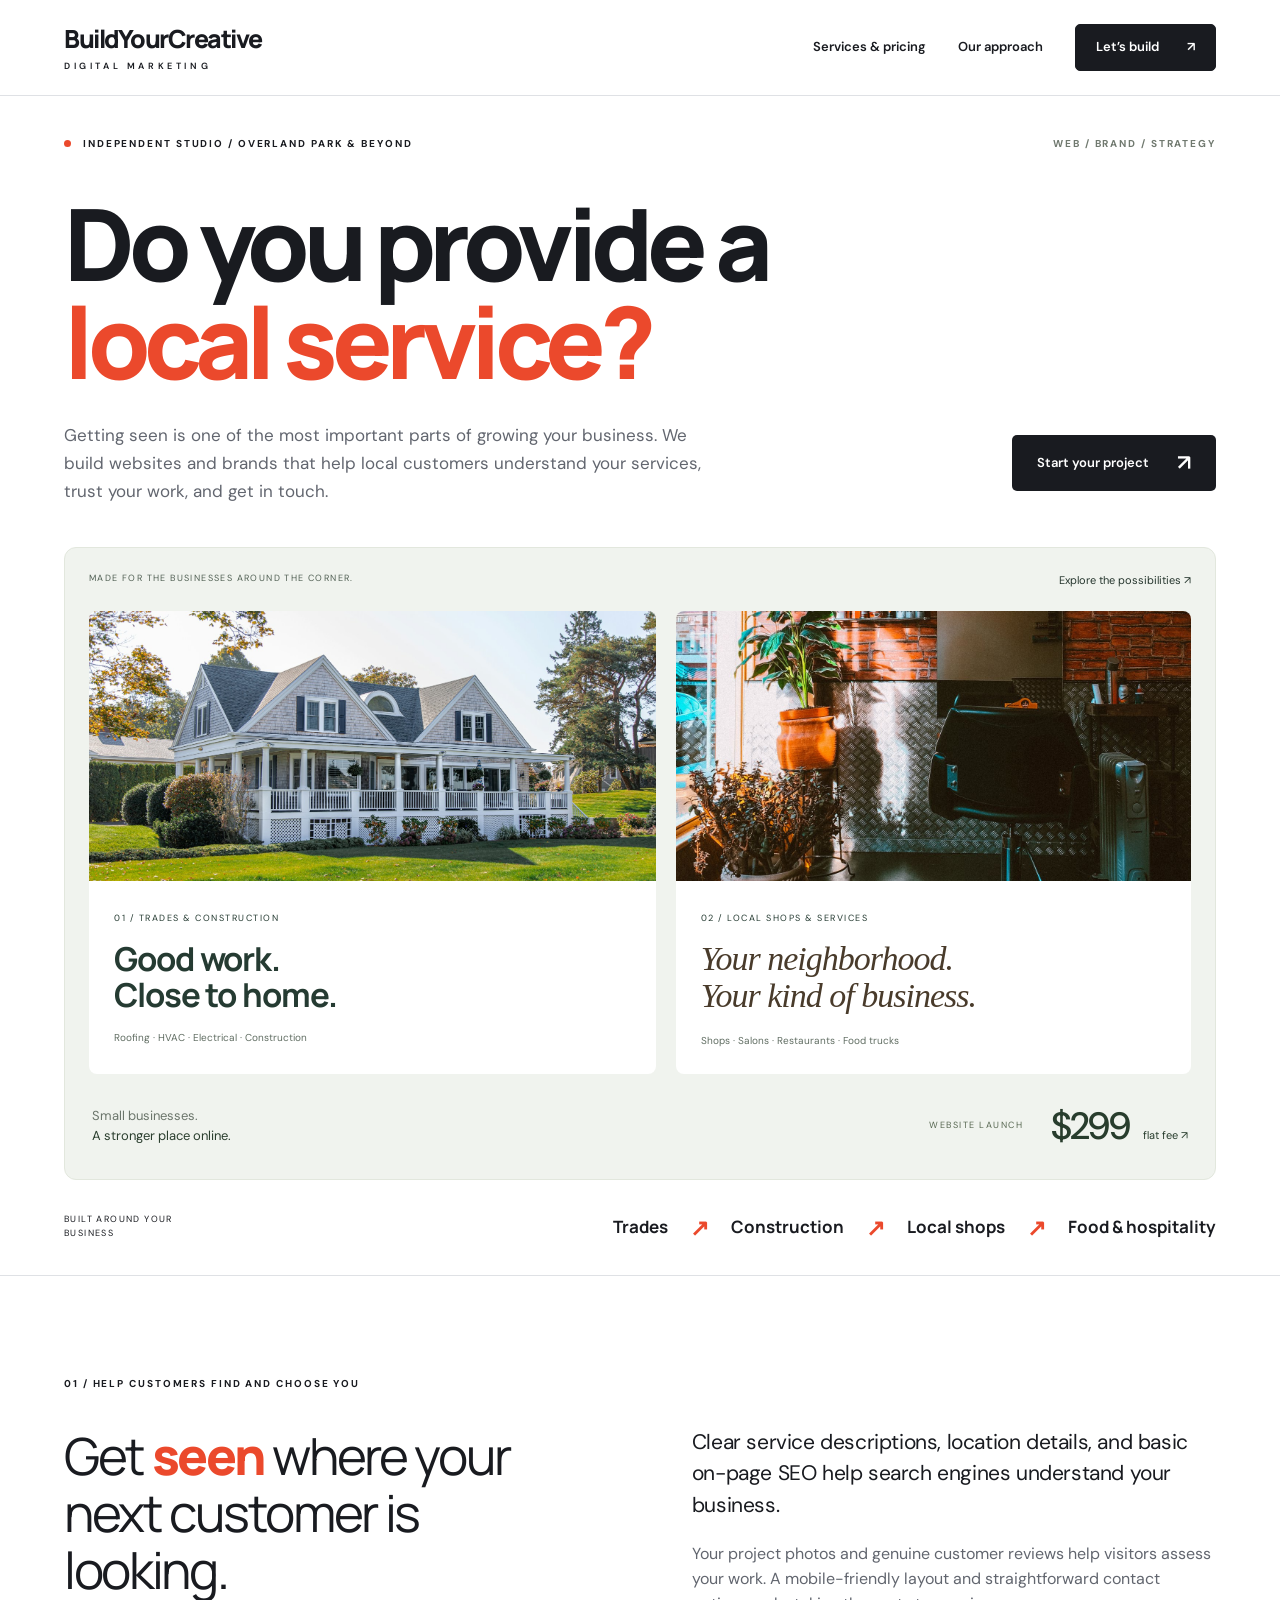
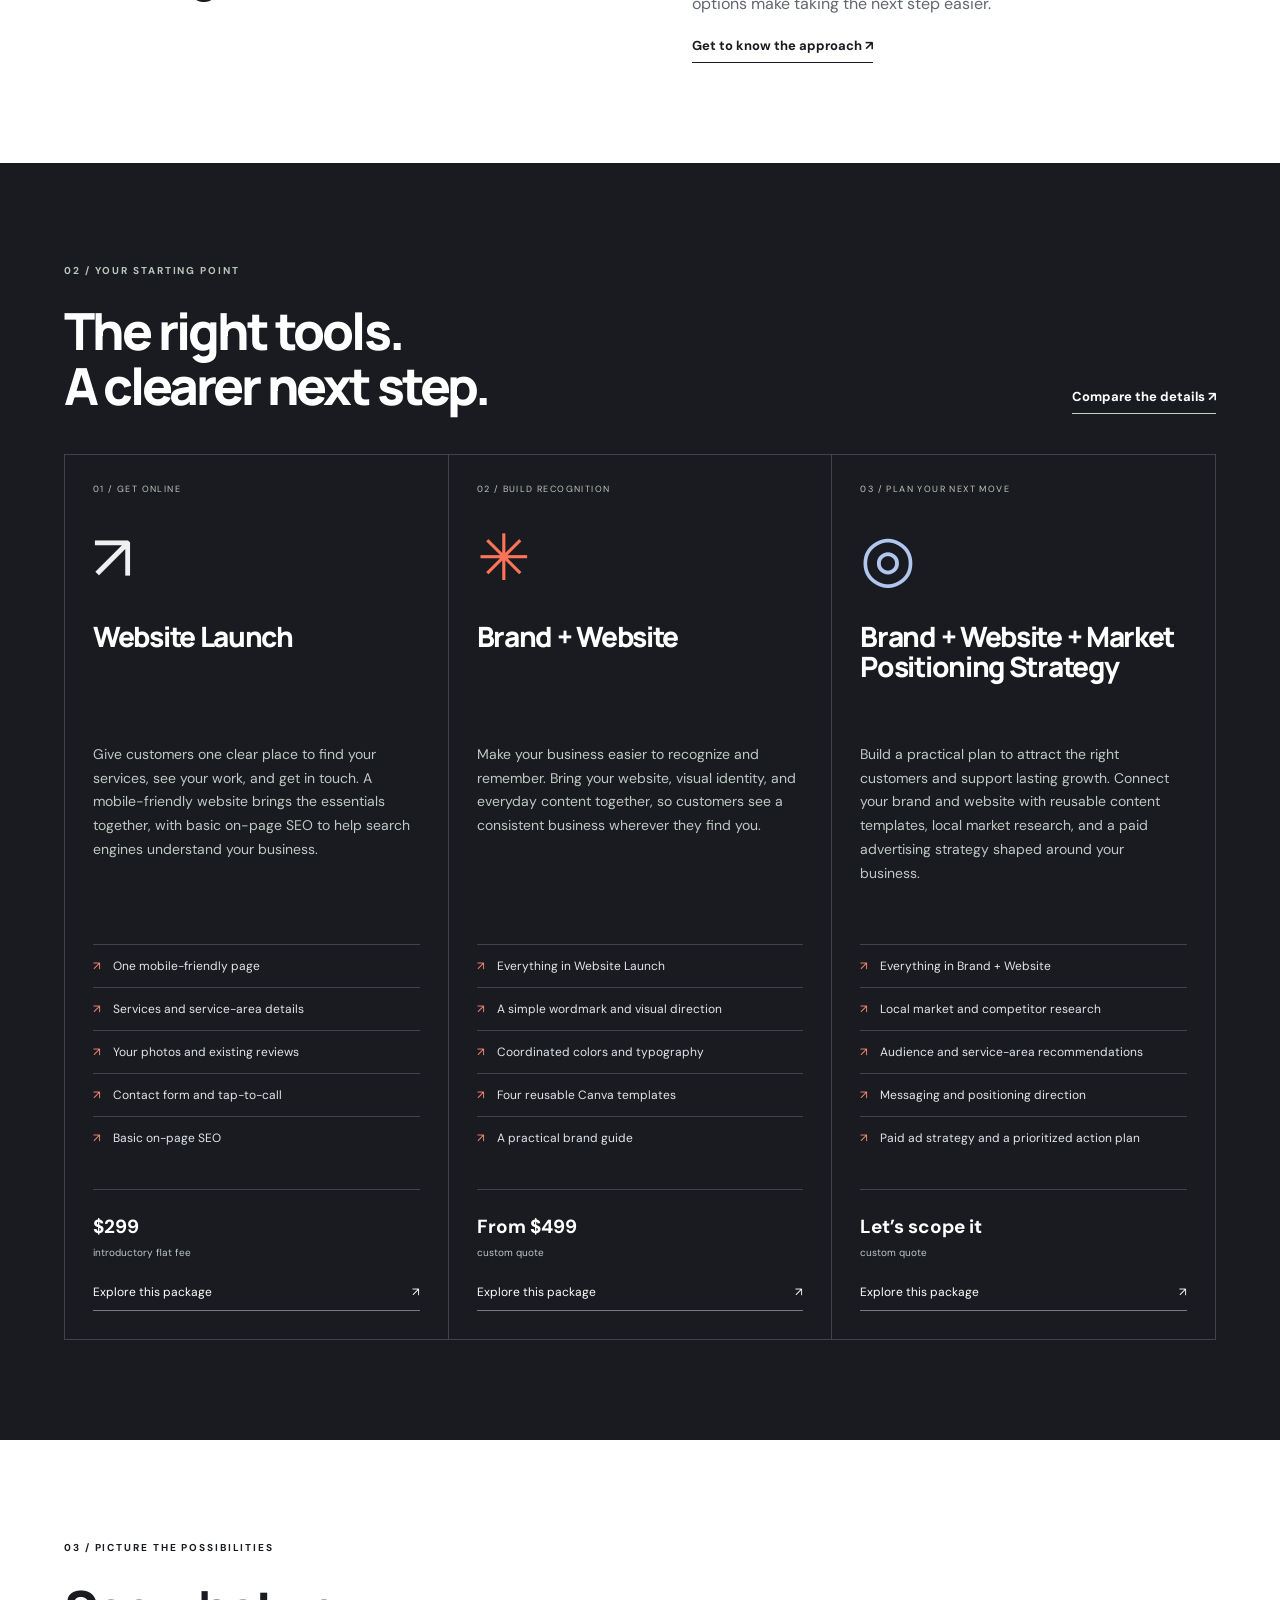
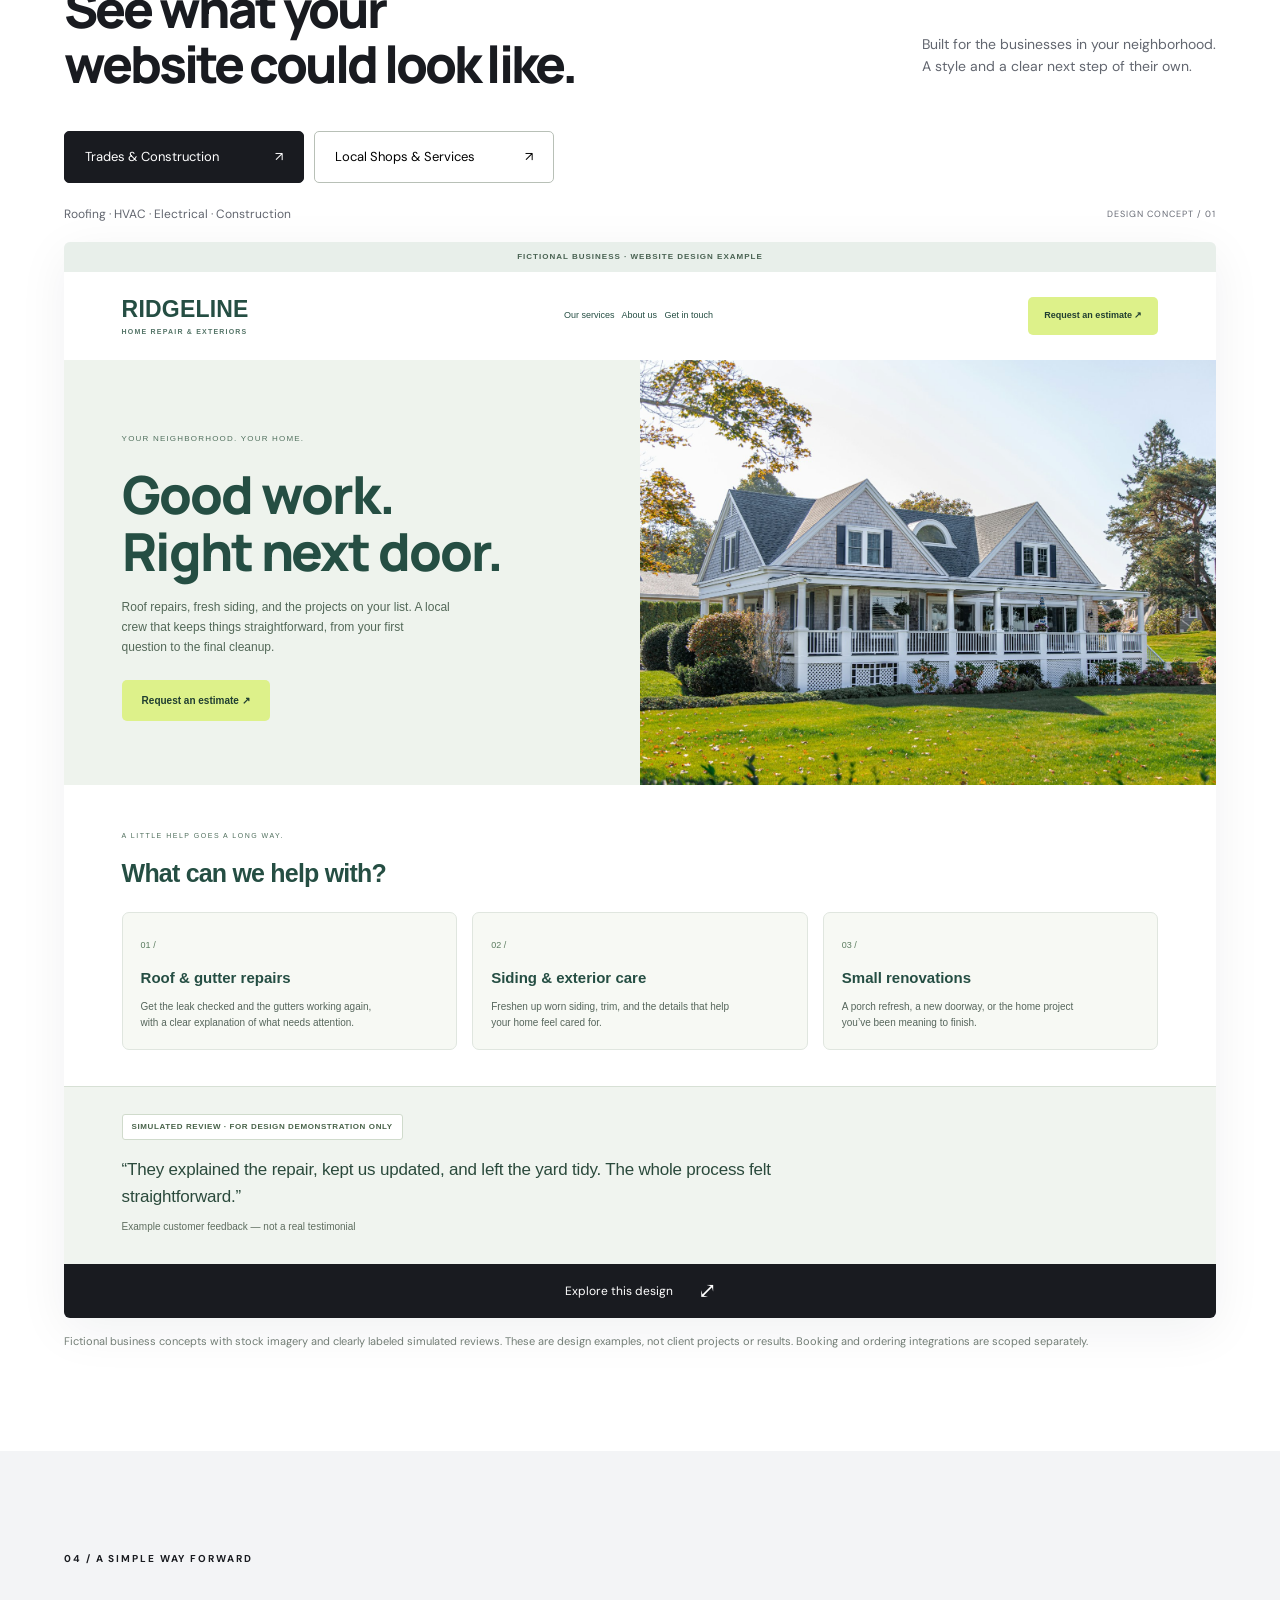
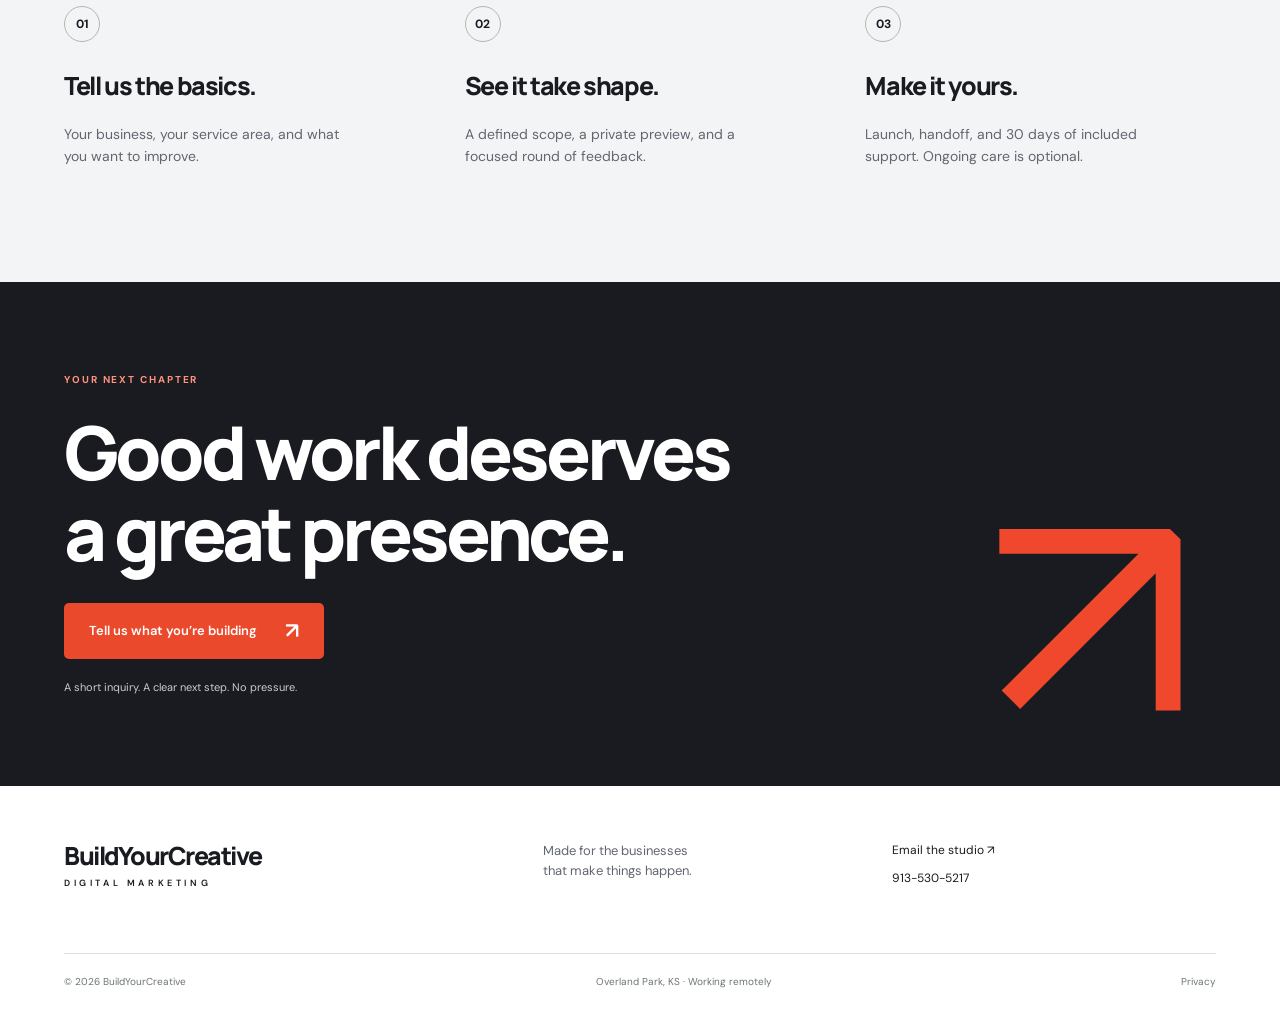
<file: index.html>
<!DOCTYPE html><html lang="en"><head><meta charset="UTF-8"><meta name="viewport" content="width=device-width,initial-scale=1"><title>BuildYourCreative | Digital Marketing</title><meta name="description" content="Websites, branding, and market positioning for local businesses. Website Launch is $299. Based in Overland Park, working remotely."><meta name="theme-color" content="#191b20"><meta property="og:title" content="BuildYourCreative | Digital Marketing"><meta property="og:description" content="Websites, branding, and market positioning for local businesses. Website Launch is $299. Based in Overland Park, working remotely."><meta property="og:type" content="website"><link rel="icon" href="favicon.svg"><link rel="stylesheet" href="site.css"></head><body><div id="root" data-page="/"><link rel="preload" as="image" href="neighborhood-home.jpg" fetchPriority="high"/><link rel="preload" as="image" href="neighborhood-barbershop.jpg"/><header class="nav"><a class="wordmark" href="index.html" aria-label="BuildYourCreative home">BuildYourCreative<span>DIGITAL MARKETING</span></a><button class="menu" aria-expanded="false" aria-label="Toggle navigation">Menu<!-- --> <span>☰</span></button><nav class=""><a href="pricing.html">Services &amp; pricing</a><a href="process.html">Our approach</a><a class="navcta" href="inquire.html">Let’s build <span>↗</span></a></nav></header><main><section class="hero"><div class="herotop"><span class="eyebrow"><i class="dot"></i> INDEPENDENT STUDIO / OVERLAND PARK &amp; BEYOND</span><span class="edition">WEB / BRAND / STRATEGY</span></div><h1>Do you provide a<br/><em>local service?</em></h1><div class="herobottom"><p>Getting seen is one of the most important parts of growing your business. We build websites and brands that help local customers understand your services, trust your work, and get in touch.</p><a class="button" href="inquire.html">Start your project <span>↗</span></a></div><div class="studio-showcase"><div class="showcase-label"><span>MADE FOR THE BUSINESSES AROUND THE CORNER.</span><a href="#examples">Explore the possibilities ↗</a></div><div class="showcase-pair"><a href="#examples" class="showcase-tile"><img src="neighborhood-home.jpg" alt="A welcoming home with a porch and front garden" fetchPriority="high"/><div><span>01 / TRADES &amp; CONSTRUCTION</span><strong>Good work.<br/>Close to home.</strong><small>Roofing · HVAC · Electrical · Construction</small></div></a><a href="#examples" class="showcase-tile"><img src="neighborhood-barbershop.jpg" alt="A neighborhood barbershop with natural light and warm brick walls"/><div><span>02 / LOCAL SHOPS &amp; SERVICES</span><strong>Your neighborhood.<br/>Your kind of business.</strong><small>Shops · Salons · Restaurants · Food trucks</small></div></a></div><div class="showcase-bottom"><p>Small businesses.<br/><strong>A stronger place online.</strong></p><a href="pricing.html#launch"><span>WEBSITE LAUNCH</span><strong>$299 <small>flat fee ↗</small></strong></a></div></div></section><div class="industrystrip"><span>BUILT AROUND YOUR BUSINESS</span><p>Trades <b>↗</b> Construction <b>↗</b> Local shops <b>↗</b> Food &amp; hospitality</p></div><section class="intro section"><span class="eyebrow">01 / HELP CUSTOMERS FIND AND CHOOSE YOU</span><div class="split"><h2 class="seen-heading">Get <strong>seen</strong> where your next customer is looking.</h2><div><p class="lead">Clear service descriptions, location details, and basic on-page SEO help search engines understand your business.</p><p>Your project photos and genuine customer reviews help visitors assess your work. A mobile-friendly layout and straightforward contact options make taking the next step easier.</p><a class="textlink" href="process.html">Get to know the approach ↗</a></div></div></section><section class="services section"><div class="sectionhead"><div><span class="eyebrow">02 / YOUR STARTING POINT</span><h2>The right tools.<br/>A clearer next step.</h2></div><a class="textlink" href="pricing.html">Compare the details ↗</a></div><div class="servicegrid"><article class="servicecard"><span>01<!-- --> / <!-- -->GET ONLINE</span><div class="serviceicon" aria-hidden="true">↗</div><h3>Website Launch</h3><p class="offer-intro">Give customers one clear place to find your services, see your work, and get in touch. A mobile-friendly website brings the essentials together, with basic on-page SEO to help search engines understand your business.</p><ul class="offer-inclusions"><li>One mobile-friendly page</li><li>Services and service-area details</li><li>Your photos and existing reviews</li><li>Contact form and tap-to-call</li><li>Basic on-page SEO</li></ul><div class="offer-bottom"><strong>$299<small>introductory flat fee</small></strong><a href="pricing.html#launch">Explore this package <span>↗</span></a></div></article><article class="servicecard"><span>02<!-- --> / <!-- -->BUILD RECOGNITION</span><div class="serviceicon" aria-hidden="true">✳</div><h3>Brand + Website</h3><p class="offer-intro">Make your business easier to recognize and remember. Bring your website, visual identity, and everyday content together, so customers see a consistent business wherever they find you.</p><ul class="offer-inclusions"><li>Everything in Website Launch</li><li>A simple wordmark and visual direction</li><li>Coordinated colors and typography</li><li>Four reusable Canva templates</li><li>A practical brand guide</li></ul><div class="offer-bottom"><strong>From $499<small>custom quote</small></strong><a href="pricing.html#brand">Explore this package <span>↗</span></a></div></article><article class="servicecard"><span>03<!-- --> / <!-- -->PLAN YOUR NEXT MOVE</span><div class="serviceicon" aria-hidden="true">◎</div><h3>Brand + Website + Market Positioning Strategy</h3><p class="offer-intro">Build a practical plan to attract the right customers and support lasting growth. Connect your brand and website with reusable content templates, local market research, and a paid advertising strategy shaped around your business.</p><ul class="offer-inclusions"><li>Everything in Brand + Website</li><li>Local market and competitor research</li><li>Audience and service-area recommendations</li><li>Messaging and positioning direction</li><li>Paid ad strategy and a prioritized action plan</li></ul><div class="offer-bottom"><strong>Let’s scope it<small>custom quote</small></strong><a href="pricing.html#strategy">Explore this package <span>↗</span></a></div></article></div></section><section class="work section" id="examples"><div class="sectionhead"><div><span class="eyebrow">03 / PICTURE THE POSSIBILITIES</span><h2>See what your<br/>website could look like.</h2></div><p>Built for the businesses in your neighborhood.<br/>A style and a clear next step of their own.</p></div><div class="tabs" aria-label="Example categories"><button aria-pressed="true">Trades &amp; Construction<span>↗</span></button><button aria-pressed="false">Local Shops &amp; Services<span>↗</span></button></div><div class="example-meta"><p>Roofing · HVAC · Electrical · Construction</p><span>DESIGN CONCEPT / 0<!-- -->1</span></div><div class="preview-trigger"><div class="concept contractor"><div class="concept-context">FICTIONAL BUSINESS · WEBSITE DESIGN EXAMPLE</div><div class="conceptnav"><strong>RIDGELINE<small>HOME REPAIR &amp; EXTERIORS</small></strong><span>Our services   About us   Get in touch</span><b>Request an estimate<!-- --> ↗</b></div><div class="concephero"><img src="neighborhood-home.jpg" alt="Welcoming family home with a front porch and a green lawn" loading="lazy"/><div class="conceptcopy"><span>YOUR NEIGHBORHOOD. YOUR HOME.</span><h3>Good work.
Right next door.</h3><p>Roof repairs, fresh siding, and the projects on your list. A local crew that keeps things straightforward, from your first question to the final cleanup.</p><span class="conceptcta">Request an estimate<!-- --> ↗</span></div></div><div class="conceptdetails"><span>A LITTLE HELP GOES A LONG WAY.</span><h4>What can we help with?</h4><div class="conceptservices"><div><span>0<!-- -->1<!-- --> /</span><h5>Roof &amp; gutter repairs</h5><p>Get the leak checked and the gutters working again, with a clear explanation of what needs attention.</p></div><div><span>0<!-- -->2<!-- --> /</span><h5>Siding &amp; exterior care</h5><p>Freshen up worn siding, trim, and the details that help your home feel cared for.</p></div><div><span>0<!-- -->3<!-- --> /</span><h5>Small renovations</h5><p>A porch refresh, a new doorway, or the home project you’ve been meaning to finish.</p></div></div></div><div class="concept-review"><span>SIMULATED REVIEW · FOR DESIGN DEMONSTRATION ONLY</span><blockquote>“<!-- -->They explained the repair, kept us updated, and left the yard tidy. The whole process felt straightforward.<!-- -->”</blockquote><p>Example customer feedback — not a real testimonial</p></div></div><button class="preview-open" aria-label="Enlarge Trades &amp; Construction website concept"><span class="expand-label">Explore this design <b>⤢</b></span></button></div><p class="caption">Fictional business concepts with stock imagery and clearly labeled simulated reviews. These are design examples, not client projects or results. Booking and ordering integrations are scoped separately.</p><dialog class="concept-dialog" aria-label="Trades &amp; Construction design preview"><div class="dialog-toolbar"><span>DESIGN CONCEPT · <!-- -->Trades &amp; Construction</span><button autofocus="" aria-label="Close design preview">Close ×</button></div><div class="concept contractor"><div class="concept-context">FICTIONAL BUSINESS · WEBSITE DESIGN EXAMPLE</div><div class="conceptnav"><strong>RIDGELINE<small>HOME REPAIR &amp; EXTERIORS</small></strong><span>Our services   About us   Get in touch</span><b>Request an estimate<!-- --> ↗</b></div><div class="concephero"><img src="neighborhood-home.jpg" alt="Welcoming family home with a front porch and a green lawn" loading="lazy"/><div class="conceptcopy"><span>YOUR NEIGHBORHOOD. YOUR HOME.</span><h3>Good work.
Right next door.</h3><p>Roof repairs, fresh siding, and the projects on your list. A local crew that keeps things straightforward, from your first question to the final cleanup.</p><span class="conceptcta">Request an estimate<!-- --> ↗</span></div></div><div class="conceptdetails"><span>A LITTLE HELP GOES A LONG WAY.</span><h4>What can we help with?</h4><div class="conceptservices"><div><span>0<!-- -->1<!-- --> /</span><h5>Roof &amp; gutter repairs</h5><p>Get the leak checked and the gutters working again, with a clear explanation of what needs attention.</p></div><div><span>0<!-- -->2<!-- --> /</span><h5>Siding &amp; exterior care</h5><p>Freshen up worn siding, trim, and the details that help your home feel cared for.</p></div><div><span>0<!-- -->3<!-- --> /</span><h5>Small renovations</h5><p>A porch refresh, a new doorway, or the home project you’ve been meaning to finish.</p></div></div></div><div class="concept-review"><span>SIMULATED REVIEW · FOR DESIGN DEMONSTRATION ONLY</span><blockquote>“<!-- -->They explained the repair, kept us updated, and left the yard tidy. The whole process felt straightforward.<!-- -->”</blockquote><p>Example customer feedback — not a real testimonial</p></div><div class="conceptend"><h4>Got a project in mind?</h4><p>Show your services, the areas you cover, and the work you’re proud of. Make it easy for a neighbor to get in touch.</p><a href="inquire.html">Ask about a website like this ↗</a></div></div></dialog></section><section class="processstrip section"><span class="eyebrow">04 / A SIMPLE WAY FORWARD</span><div class="steps"><div><b>01</b><h3>Tell us the basics.</h3><p>Your business, your service area, and what you want to improve.</p></div><div><b>02</b><h3>See it take shape.</h3><p>A defined scope, a private preview, and a focused round of feedback.</p></div><div><b>03</b><h3>Make it yours.</h3><p>Launch, handoff, and 30 days of included support. Ongoing care is optional.</p></div></div></section><section class="closing"><span class="eyebrow">YOUR NEXT CHAPTER</span><h2>Good work deserves<br/>a great presence.</h2><a class="button white" href="inquire.html">Tell us what you’re building <span>↗</span></a><p>A short inquiry. A clear next step. No pressure.</p></section></main><footer><a class="wordmark" href="index.html">BuildYourCreative<span>DIGITAL MARKETING</span></a><p>Made for the businesses<br/>that make things happen.</p><div><a href="mailto:stevenmarketingfreelance@gmail.com">Email the studio ↗</a><a href="tel:+19135305217">913-530-5217</a></div><div class="footbottom"><span>© <!-- -->2026<!-- --> BuildYourCreative</span><span>Overland Park, KS · Working remotely</span><a href="privacy.html">Privacy</a></div></footer></div><script defer src="site.js"></script><template id="concept-0"><div class="example-meta"><p>Roofing · HVAC · Electrical · Construction</p><span>DESIGN CONCEPT / 0<!-- -->1</span></div><div class="preview-trigger"><div class="concept contractor"><div class="concept-context">FICTIONAL BUSINESS · WEBSITE DESIGN EXAMPLE</div><div class="conceptnav"><strong>RIDGELINE<small>HOME REPAIR &amp; EXTERIORS</small></strong><span>Our services   About us   Get in touch</span><b>Request an estimate<!-- --> ↗</b></div><div class="concephero"><img src="neighborhood-home.jpg" alt="Welcoming family home with a front porch and a green lawn" loading="lazy"/><div class="conceptcopy"><span>YOUR NEIGHBORHOOD. YOUR HOME.</span><h3>Good work.
Right next door.</h3><p>Roof repairs, fresh siding, and the projects on your list. A local crew that keeps things straightforward, from your first question to the final cleanup.</p><span class="conceptcta">Request an estimate<!-- --> ↗</span></div></div><div class="conceptdetails"><span>A LITTLE HELP GOES A LONG WAY.</span><h4>What can we help with?</h4><div class="conceptservices"><div><span>0<!-- -->1<!-- --> /</span><h5>Roof &amp; gutter repairs</h5><p>Get the leak checked and the gutters working again, with a clear explanation of what needs attention.</p></div><div><span>0<!-- -->2<!-- --> /</span><h5>Siding &amp; exterior care</h5><p>Freshen up worn siding, trim, and the details that help your home feel cared for.</p></div><div><span>0<!-- -->3<!-- --> /</span><h5>Small renovations</h5><p>A porch refresh, a new doorway, or the home project you’ve been meaning to finish.</p></div></div></div><div class="concept-review"><span>SIMULATED REVIEW · FOR DESIGN DEMONSTRATION ONLY</span><blockquote>“<!-- -->They explained the repair, kept us updated, and left the yard tidy. The whole process felt straightforward.<!-- -->”</blockquote><p>Example customer feedback — not a real testimonial</p></div></div><button class="preview-open" aria-label="Enlarge Trades &amp; Construction website concept"><span class="expand-label">Explore this design <b>⤢</b></span></button></div><dialog class="concept-dialog" aria-label="Trades &amp; Construction design preview"><div class="dialog-toolbar"><span>DESIGN CONCEPT · <!-- -->Trades &amp; Construction</span><button autofocus="" aria-label="Close design preview">Close ×</button></div><div class="concept contractor"><div class="concept-context">FICTIONAL BUSINESS · WEBSITE DESIGN EXAMPLE</div><div class="conceptnav"><strong>RIDGELINE<small>HOME REPAIR &amp; EXTERIORS</small></strong><span>Our services   About us   Get in touch</span><b>Request an estimate<!-- --> ↗</b></div><div class="concephero"><img src="neighborhood-home.jpg" alt="Welcoming family home with a front porch and a green lawn" loading="lazy"/><div class="conceptcopy"><span>YOUR NEIGHBORHOOD. YOUR HOME.</span><h3>Good work.
Right next door.</h3><p>Roof repairs, fresh siding, and the projects on your list. A local crew that keeps things straightforward, from your first question to the final cleanup.</p><span class="conceptcta">Request an estimate<!-- --> ↗</span></div></div><div class="conceptdetails"><span>A LITTLE HELP GOES A LONG WAY.</span><h4>What can we help with?</h4><div class="conceptservices"><div><span>0<!-- -->1<!-- --> /</span><h5>Roof &amp; gutter repairs</h5><p>Get the leak checked and the gutters working again, with a clear explanation of what needs attention.</p></div><div><span>0<!-- -->2<!-- --> /</span><h5>Siding &amp; exterior care</h5><p>Freshen up worn siding, trim, and the details that help your home feel cared for.</p></div><div><span>0<!-- -->3<!-- --> /</span><h5>Small renovations</h5><p>A porch refresh, a new doorway, or the home project you’ve been meaning to finish.</p></div></div></div><div class="concept-review"><span>SIMULATED REVIEW · FOR DESIGN DEMONSTRATION ONLY</span><blockquote>“<!-- -->They explained the repair, kept us updated, and left the yard tidy. The whole process felt straightforward.<!-- -->”</blockquote><p>Example customer feedback — not a real testimonial</p></div><div class="conceptend"><h4>Got a project in mind?</h4><p>Show your services, the areas you cover, and the work you’re proud of. Make it easy for a neighbor to get in touch.</p><a href="inquire.html">Ask about a website like this ↗</a></div></div></dialog></template><template id="concept-1"><div class="example-meta"><p>Barbershops · Salons · Hair &amp; Nails · Restaurants · Food Trucks</p><span>DESIGN CONCEPT / 0<!-- -->2</span></div><div class="preview-trigger"><div class="concept barber"><div class="concept-context">FICTIONAL BUSINESS · WEBSITE DESIGN EXAMPLE</div><div class="conceptnav"><strong>FORM &amp; FIELD<small>YOUR NEIGHBORHOOD BARBERSHOP</small></strong><span>Our services   About us   Get in touch</span><b>Book an appointment<!-- --> ↗</b></div><div class="concephero"><img src="neighborhood-barbershop.jpg" alt="Cozy barbershop chair beside a sunny window, brick wall, and houseplants" loading="lazy"/><div class="conceptcopy"><span>COME IN. MAKE YOURSELF AT HOME.</span><h3>A fresh cut.
A familiar place.</h3><p>Everyday cuts, careful details, and a chair with your name on it. A friendly little shop for your next refresh.</p><span class="conceptcta">Book an appointment<!-- --> ↗</span></div></div><div class="conceptdetails"><span>GOOD HAIR DAYS START HERE.</span><h4>Your next refresh, made simple.</h4><div class="conceptservices"><div><span>0<!-- -->1<!-- --> /</span><h5>Haircuts</h5><p>A fresh cut that works with your hair and your everyday routine.</p></div><div><span>0<!-- -->2<!-- --> /</span><h5>Beard trims</h5><p>A tidy shape, clean edges, and attention to the small details.</p></div><div><span>0<!-- -->3<!-- --> /</span><h5>Cut &amp; finish</h5><p>Time for a complete refresh? Settle in and leave feeling like yourself.</p></div></div></div><div class="concept-review"><span>SIMULATED REVIEW · FOR DESIGN DEMONSTRATION ONLY</span><blockquote>“<!-- -->Easy to book, a relaxed atmosphere, and a cut that feels like me. Exactly what I was looking for.<!-- -->”</blockquote><p>Example customer feedback — not a real testimonial</p></div></div><button class="preview-open" aria-label="Enlarge Local Shops &amp; Services website concept"><span class="expand-label">Explore this design <b>⤢</b></span></button></div><dialog class="concept-dialog" aria-label="Local Shops &amp; Services design preview"><div class="dialog-toolbar"><span>DESIGN CONCEPT · <!-- -->Local Shops &amp; Services</span><button autofocus="" aria-label="Close design preview">Close ×</button></div><div class="concept barber"><div class="concept-context">FICTIONAL BUSINESS · WEBSITE DESIGN EXAMPLE</div><div class="conceptnav"><strong>FORM &amp; FIELD<small>YOUR NEIGHBORHOOD BARBERSHOP</small></strong><span>Our services   About us   Get in touch</span><b>Book an appointment<!-- --> ↗</b></div><div class="concephero"><img src="neighborhood-barbershop.jpg" alt="Cozy barbershop chair beside a sunny window, brick wall, and houseplants" loading="lazy"/><div class="conceptcopy"><span>COME IN. MAKE YOURSELF AT HOME.</span><h3>A fresh cut.
A familiar place.</h3><p>Everyday cuts, careful details, and a chair with your name on it. A friendly little shop for your next refresh.</p><span class="conceptcta">Book an appointment<!-- --> ↗</span></div></div><div class="conceptdetails"><span>GOOD HAIR DAYS START HERE.</span><h4>Your next refresh, made simple.</h4><div class="conceptservices"><div><span>0<!-- -->1<!-- --> /</span><h5>Haircuts</h5><p>A fresh cut that works with your hair and your everyday routine.</p></div><div><span>0<!-- -->2<!-- --> /</span><h5>Beard trims</h5><p>A tidy shape, clean edges, and attention to the small details.</p></div><div><span>0<!-- -->3<!-- --> /</span><h5>Cut &amp; finish</h5><p>Time for a complete refresh? Settle in and leave feeling like yourself.</p></div></div></div><div class="concept-review"><span>SIMULATED REVIEW · FOR DESIGN DEMONSTRATION ONLY</span><blockquote>“<!-- -->Easy to book, a relaxed atmosphere, and a cut that feels like me. Exactly what I was looking for.<!-- -->”</blockquote><p>Example customer feedback — not a real testimonial</p></div><div class="conceptend"><h4>There’s a chair waiting for you.</h4><p>Bring your services, hours, location, and existing booking link together in one welcoming place.</p><a href="inquire.html">Ask about a website like this ↗</a></div></div></dialog></template></body></html>
</file>
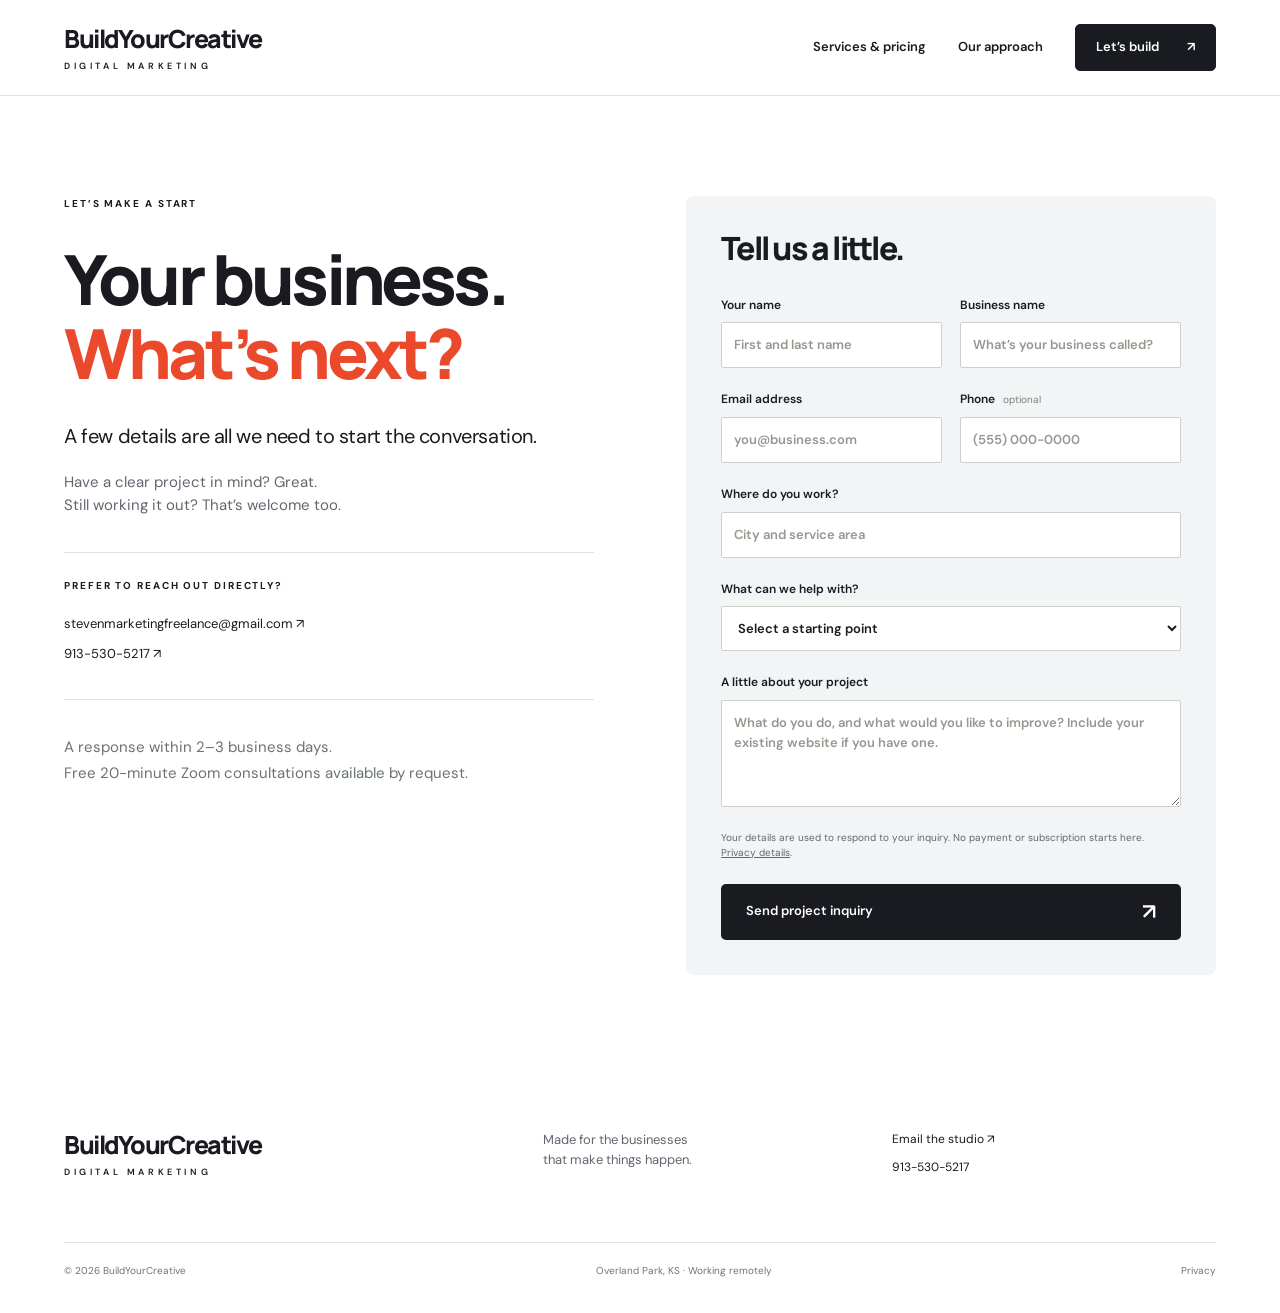
<file: inquire.html>
<!DOCTYPE html><html lang="en"><head><meta charset="UTF-8"><meta name="viewport" content="width=device-width,initial-scale=1"><title>Start Your Project | BuildYourCreative</title><meta name="description" content="Tell us about your business and the website, brand, or strategy you need. Free 20-minute consultations available by request."><meta name="theme-color" content="#191b20"><meta property="og:title" content="Start Your Project | BuildYourCreative"><meta property="og:description" content="Tell us about your business and the website, brand, or strategy you need. Free 20-minute consultations available by request."><meta property="og:type" content="website"><link rel="icon" href="favicon.svg"><link rel="stylesheet" href="site.css"></head><body><div id="root" data-page="/inquire/"><header class="nav"><a class="wordmark" href="index.html" aria-label="BuildYourCreative home">BuildYourCreative<span>DIGITAL MARKETING</span></a><button class="menu" aria-expanded="false" aria-label="Toggle navigation">Menu<!-- --> <span>☰</span></button><nav class=""><a href="pricing.html">Services &amp; pricing</a><a href="process.html">Our approach</a><a class="navcta" href="inquire.html">Let’s build <span>↗</span></a></nav></header><main class="inquirymain section"><div class="inquireintro"><span class="eyebrow">LET’S MAKE A START</span><h1>Your business.<br/><em>What’s next?</em></h1><p class="lead">A few details are all we need to start the conversation.</p><p>Have a clear project in mind? Great.<br/>Still working it out? That’s welcome too.</p><div class="contactbox"><span class="eyebrow">PREFER TO REACH OUT DIRECTLY?</span><a href="mailto:stevenmarketingfreelance@gmail.com">stevenmarketingfreelance@gmail.com ↗</a><a href="tel:+19135305217">913-530-5217 ↗</a></div><p class="fine">A response within 2–3 business days.<br/>Free 20-minute Zoom consultations available by request.</p></div><div class="formpanel"><h2>Tell us a little.</h2><form name="project-inquiry" action="thank-you.html" method="POST"><input type="hidden" name="form-name" value="project-inquiry"/><div class="formgrid"><label>Your name<input required="" maxLength="100" autoComplete="name" placeholder="First and last name" name="name"/></label><label>Business name<input required="" maxLength="160" autoComplete="organization" placeholder="What’s your business called?" name="business"/></label><label>Email address<input type="email" required="" maxLength="200" autoComplete="email" placeholder="you@business.com" name="email"/></label><label>Phone <small>optional</small><input type="tel" maxLength="40" autoComplete="tel" placeholder="(555) 000-0000" name="phone"/></label><label class="wide">Where do you work?<input required="" maxLength="200" placeholder="City and service area" name="area"/></label><label class="wide">What can we help with?<select name="service" required=""><option value="" disabled="" selected="">Select a starting point</option><option>Website Launch — $299</option><option>Brand + Website — from $499</option><option>Brand + Website + Market Positioning Strategy</option><option>Free 20-minute consultation</option><option>Something else / not sure yet</option></select></label><label class="wide">A little about your project<textarea name="message" required="" maxLength="3000" rows="4" placeholder="What do you do, and what would you like to improve? Include your existing website if you have one."></textarea></label></div><label class="honey" aria-hidden="true">Leave empty<input tabindex="-1" autoComplete="off" name="companyUrl"/></label><p class="formnote">Your details are used to respond to your inquiry. No payment or subscription starts here. <a href="privacy.html">Privacy details</a>.</p><button class="button" type="submit">Send project inquiry<!-- --> <span>↗</span></button></form></div></main><footer><a class="wordmark" href="index.html">BuildYourCreative<span>DIGITAL MARKETING</span></a><p>Made for the businesses<br/>that make things happen.</p><div><a href="mailto:stevenmarketingfreelance@gmail.com">Email the studio ↗</a><a href="tel:+19135305217">913-530-5217</a></div><div class="footbottom"><span>© <!-- -->2026<!-- --> BuildYourCreative</span><span>Overland Park, KS · Working remotely</span><a href="privacy.html">Privacy</a></div></footer></div><form name="project-inquiry" method="POST" data-netlify="true" netlify-honeypot="companyUrl" action="thank-you.html" hidden><input type="hidden" name="form-name" value="project-inquiry"><input name="name"><input name="business"><input name="email"><input name="phone"><input name="area"><input name="service"><textarea name="message"></textarea><input name="companyUrl"></form><script defer src="site.js"></script></body></html>
</file>
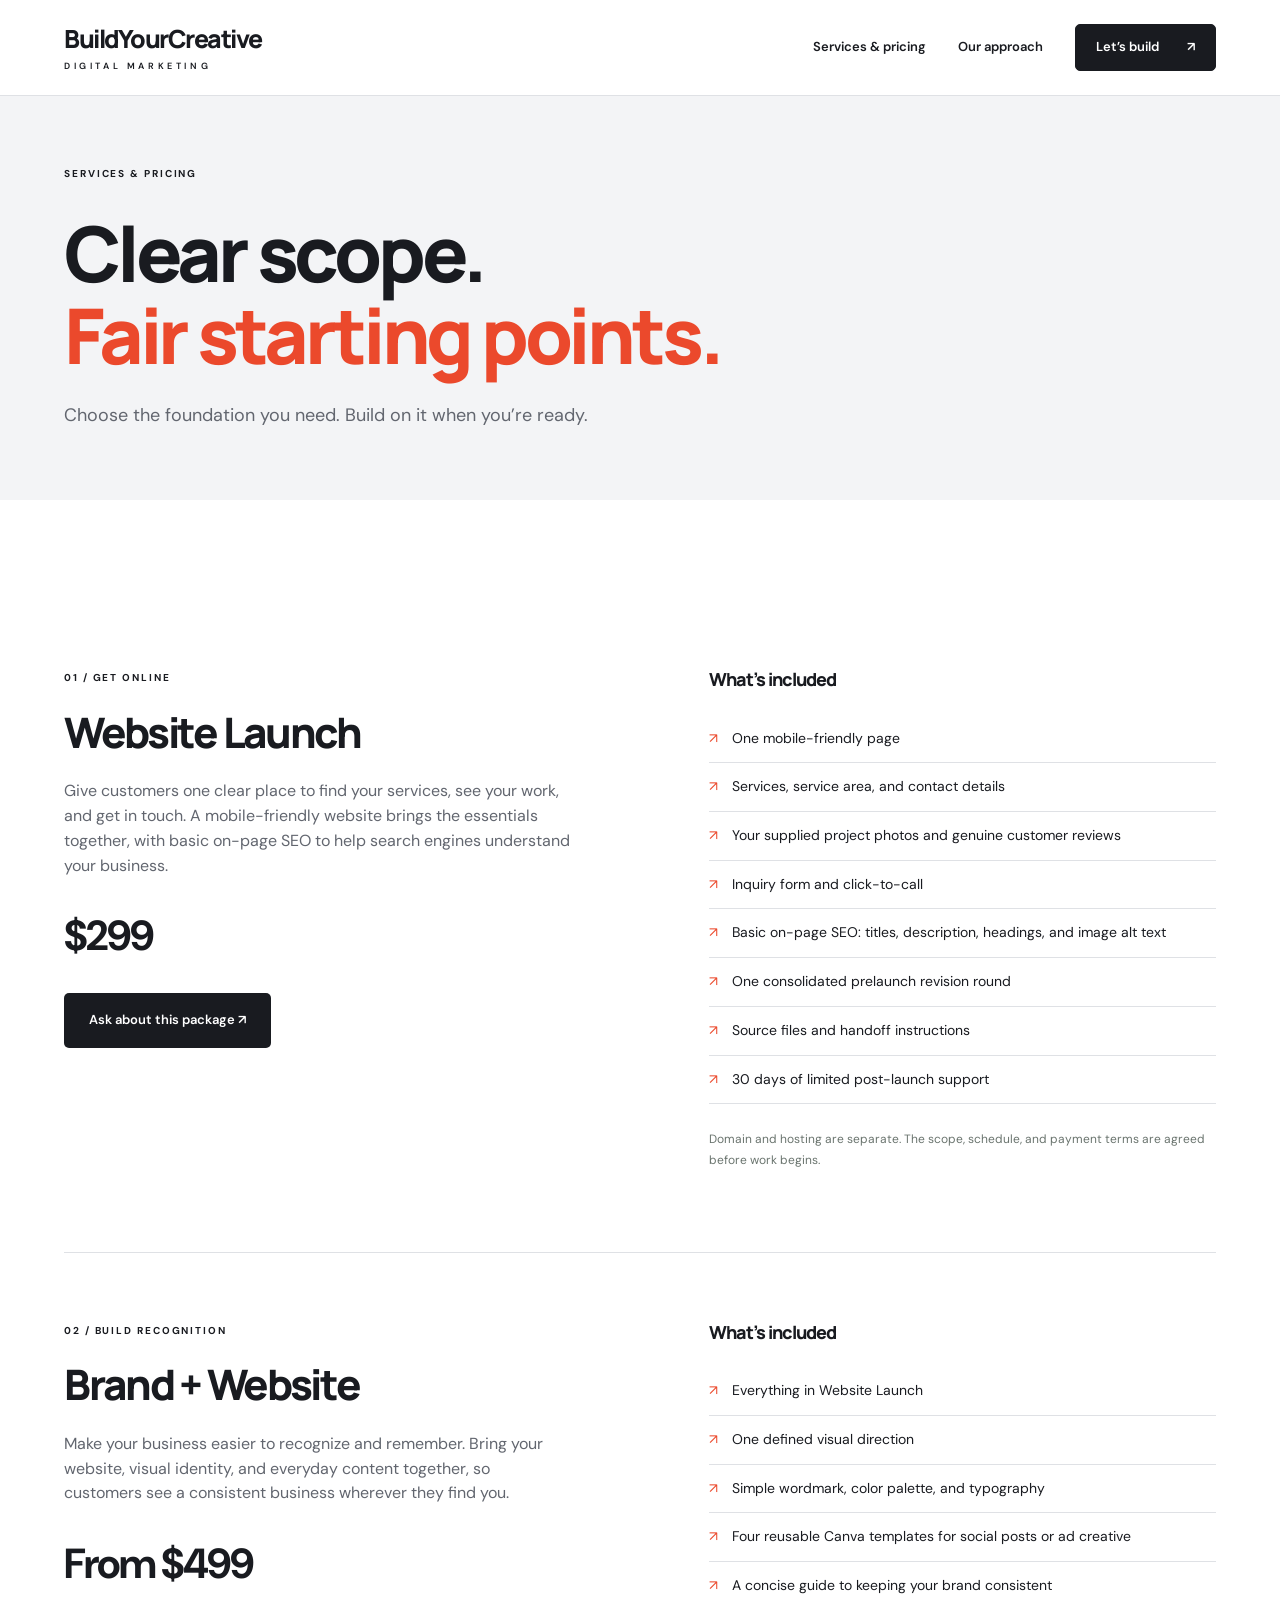
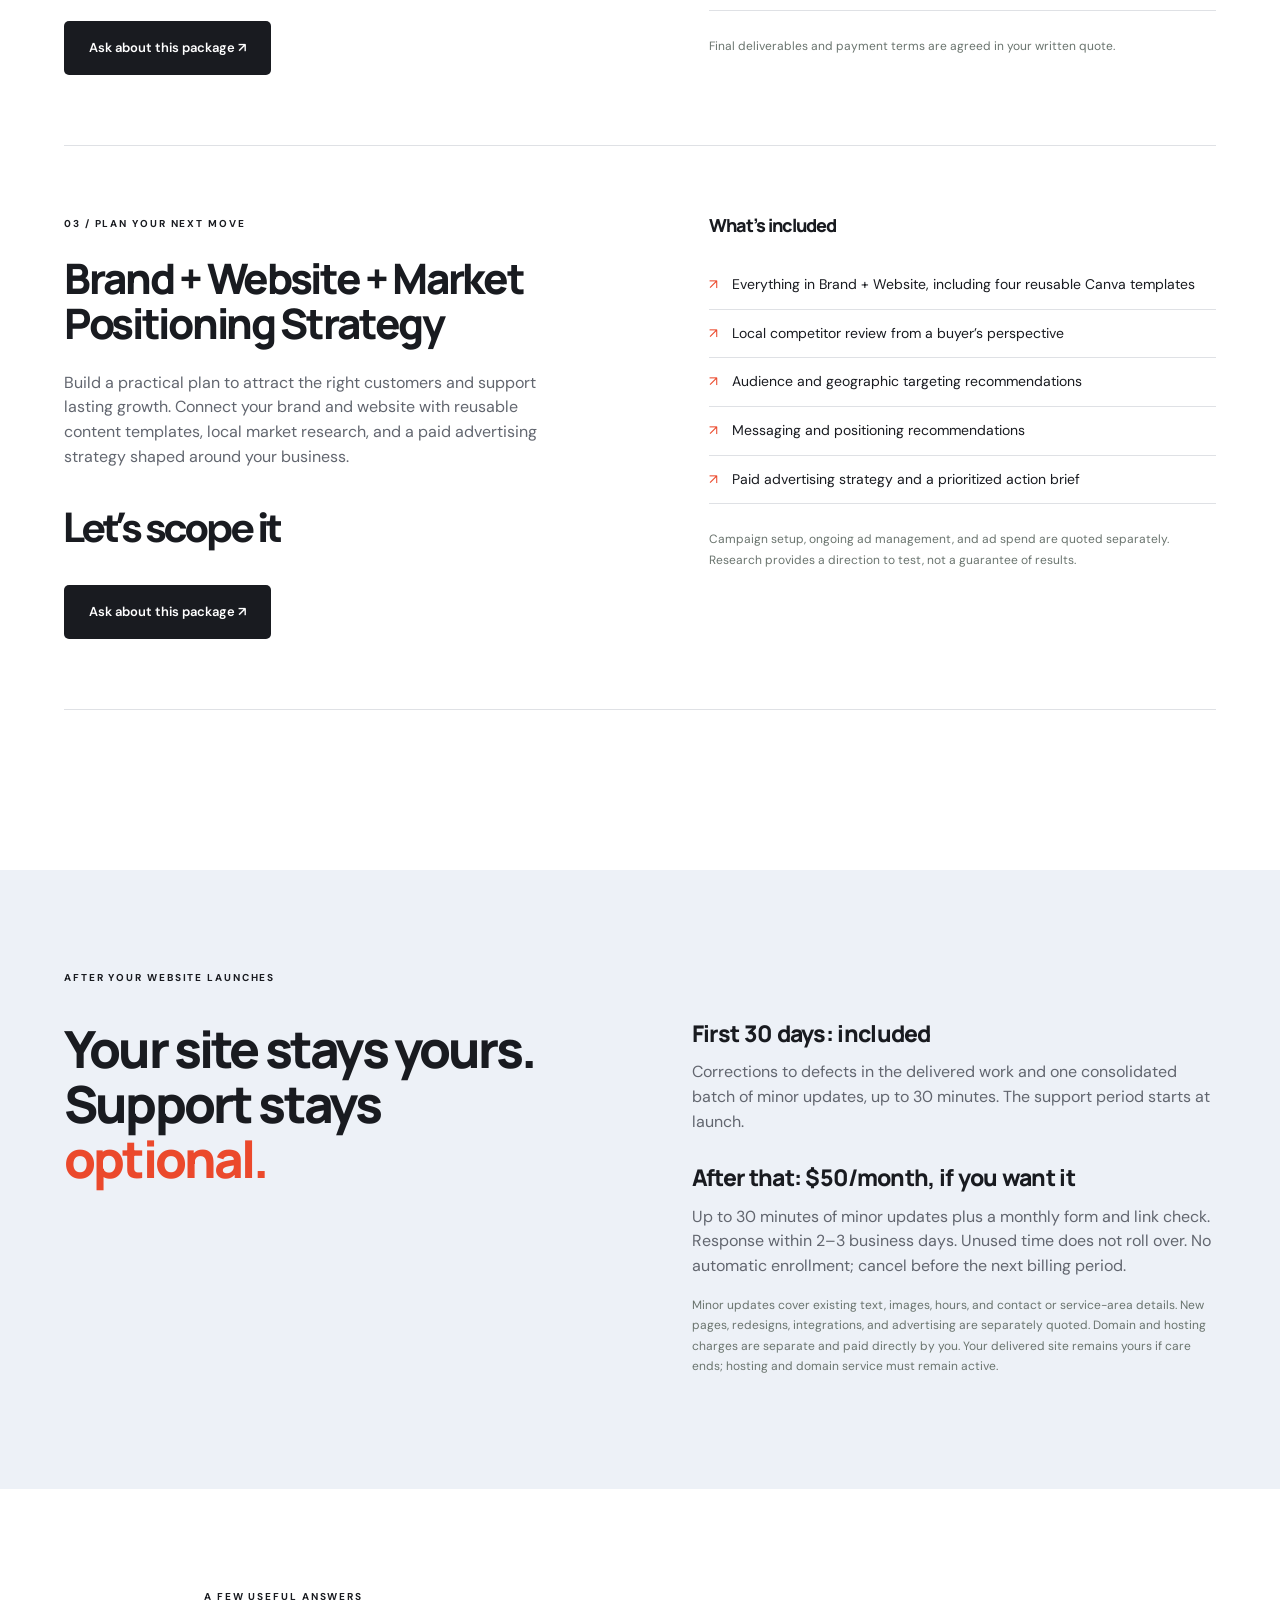
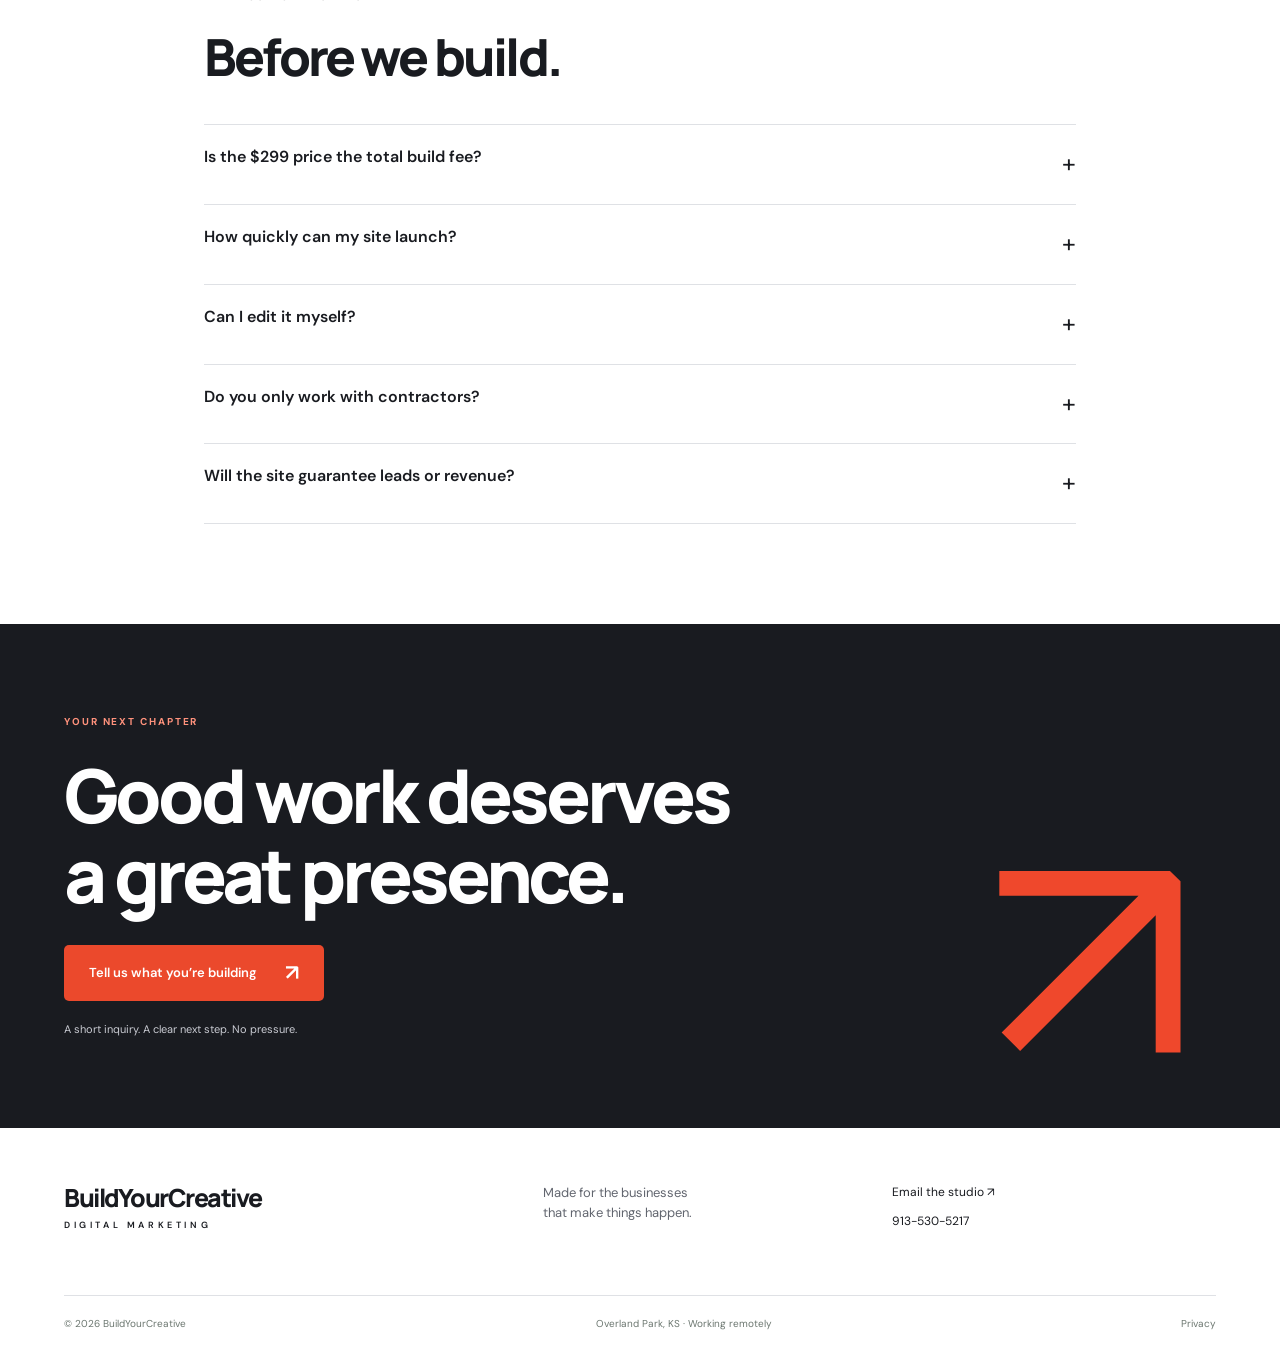
<file: pricing.html>
<!DOCTYPE html><html lang="en"><head><meta charset="UTF-8"><meta name="viewport" content="width=device-width,initial-scale=1"><title>Services &amp; Pricing | BuildYourCreative</title><meta name="description" content="Website Launch for $299, Brand + Website from $499, and custom market positioning strategy. Clear scope and optional ongoing care."><meta name="theme-color" content="#191b20"><meta property="og:title" content="Services &amp; Pricing | BuildYourCreative"><meta property="og:description" content="Website Launch for $299, Brand + Website from $499, and custom market positioning strategy. Clear scope and optional ongoing care."><meta property="og:type" content="website"><link rel="icon" href="favicon.svg"><link rel="stylesheet" href="site.css"></head><body><div id="root" data-page="/pricing/"><header class="nav"><a class="wordmark" href="index.html" aria-label="BuildYourCreative home">BuildYourCreative<span>DIGITAL MARKETING</span></a><button class="menu" aria-expanded="false" aria-label="Toggle navigation">Menu<!-- --> <span>☰</span></button><nav class=""><a href="pricing.html">Services &amp; pricing</a><a href="process.html">Our approach</a><a class="navcta" href="inquire.html">Let’s build <span>↗</span></a></nav></header><main><section class="pagehero"><span class="eyebrow">SERVICES &amp; PRICING</span><h1>Clear scope.<br/><em>Fair starting points.</em></h1><p>Choose the foundation you need. Build on it when you’re ready.</p></section><section class="pricinglist section"><article class="priceblock" id="launch"><div><span class="eyebrow">01<!-- --> / <!-- -->GET ONLINE</span><h2>Website Launch</h2><p>Give customers one clear place to find your services, see your work, and get in touch. A mobile-friendly website brings the essentials together, with basic on-page SEO to help search engines understand your business.</p><strong class="price">$299</strong><a class="button" href="inquire.html">Ask about this package ↗</a></div><div><h3>What’s included</h3><ul><li>One mobile-friendly page</li><li>Services, service area, and contact details</li><li>Your supplied project photos and genuine customer reviews</li><li>Inquiry form and click-to-call</li><li>Basic on-page SEO: titles, description, headings, and image alt text</li><li>One consolidated prelaunch revision round</li><li>Source files and handoff instructions</li><li>30 days of limited post-launch support</li></ul><p class="fine">Domain and hosting are separate. The scope, schedule, and payment terms are agreed before work begins.</p></div></article><article class="priceblock" id="brand"><div><span class="eyebrow">02<!-- --> / <!-- -->BUILD RECOGNITION</span><h2>Brand + Website</h2><p>Make your business easier to recognize and remember. Bring your website, visual identity, and everyday content together, so customers see a consistent business wherever they find you.</p><strong class="price">From $499</strong><a class="button" href="inquire.html">Ask about this package ↗</a></div><div><h3>What’s included</h3><ul><li>Everything in Website Launch</li><li>One defined visual direction</li><li>Simple wordmark, color palette, and typography</li><li>Four reusable Canva templates for social posts or ad creative</li><li>A concise guide to keeping your brand consistent</li></ul><p class="fine">Final deliverables and payment terms are agreed in your written quote.</p></div></article><article class="priceblock" id="strategy"><div><span class="eyebrow">03<!-- --> / <!-- -->PLAN YOUR NEXT MOVE</span><h2>Brand + Website + Market Positioning Strategy</h2><p>Build a practical plan to attract the right customers and support lasting growth. Connect your brand and website with reusable content templates, local market research, and a paid advertising strategy shaped around your business.</p><strong class="price">Let’s scope it</strong><a class="button" href="inquire.html">Ask about this package ↗</a></div><div><h3>What’s included</h3><ul><li>Everything in Brand + Website, including four reusable Canva templates</li><li>Local competitor review from a buyer’s perspective</li><li>Audience and geographic targeting recommendations</li><li>Messaging and positioning recommendations</li><li>Paid advertising strategy and a prioritized action brief</li></ul><p class="fine">Campaign setup, ongoing ad management, and ad spend are quoted separately. Research provides a direction to test, not a guarantee of results.</p></div></article></section><section class="care section"><span class="eyebrow">AFTER YOUR WEBSITE LAUNCHES</span><div class="split"><h2>Your site stays yours.<br/>Support stays <em>optional.</em></h2><div><h3>First 30 days: included</h3><p>Corrections to defects in the delivered work and one consolidated batch of minor updates, up to 30 minutes. The support period starts at launch.</p><h3>After that: $50/month, if you want it</h3><p>Up to 30 minutes of minor updates plus a monthly form and link check. Response within 2–3 business days. Unused time does not roll over. No automatic enrollment; cancel before the next billing period.</p><p class="fine">Minor updates cover existing text, images, hours, and contact or service-area details. New pages, redesigns, integrations, and advertising are separately quoted. Domain and hosting charges are separate and paid directly by you. Your delivered site remains yours if care ends; hosting and domain service must remain active.</p></div></div></section><section class="section faq"><span class="eyebrow">A FEW USEFUL ANSWERS</span><h2>Before we build.</h2><details><summary>Is the $299 price the total build fee?<span>+</span></summary><p>Yes, for the defined Website Launch scope. Domain and hosting are separate. Extra work is quoted and agreed before it begins.</p></details><details><summary>How quickly can my site launch?<span>+</span></summary><p>Timing depends on the content, scope, and feedback. We agree on a delivery schedule before work begins rather than promise the same timeline for every project.</p></details><details><summary>Can I edit it myself?<span>+</span></summary><p>The base package includes the site files and handoff instructions, not a visual editing dashboard. You can ask us or another developer to update it. A client-facing editor can be scoped separately.</p></details><details><summary>Do you only work with contractors?<span>+</span></summary><p>No. Trades and local service businesses are our focus, but other businesses are welcome to inquire.</p></details><details><summary>Will the site guarantee leads or revenue?<span>+</span></summary><p>No. We build clear paths to inquiry and a stronger presentation of your services. Results depend on demand, traffic, your offer, and follow-up.</p></details></section><section class="closing"><span class="eyebrow">YOUR NEXT CHAPTER</span><h2>Good work deserves<br/>a great presence.</h2><a class="button white" href="inquire.html">Tell us what you’re building <span>↗</span></a><p>A short inquiry. A clear next step. No pressure.</p></section></main><footer><a class="wordmark" href="index.html">BuildYourCreative<span>DIGITAL MARKETING</span></a><p>Made for the businesses<br/>that make things happen.</p><div><a href="mailto:stevenmarketingfreelance@gmail.com">Email the studio ↗</a><a href="tel:+19135305217">913-530-5217</a></div><div class="footbottom"><span>© <!-- -->2026<!-- --> BuildYourCreative</span><span>Overland Park, KS · Working remotely</span><a href="privacy.html">Privacy</a></div></footer></div><script defer src="site.js"></script></body></html>
</file>
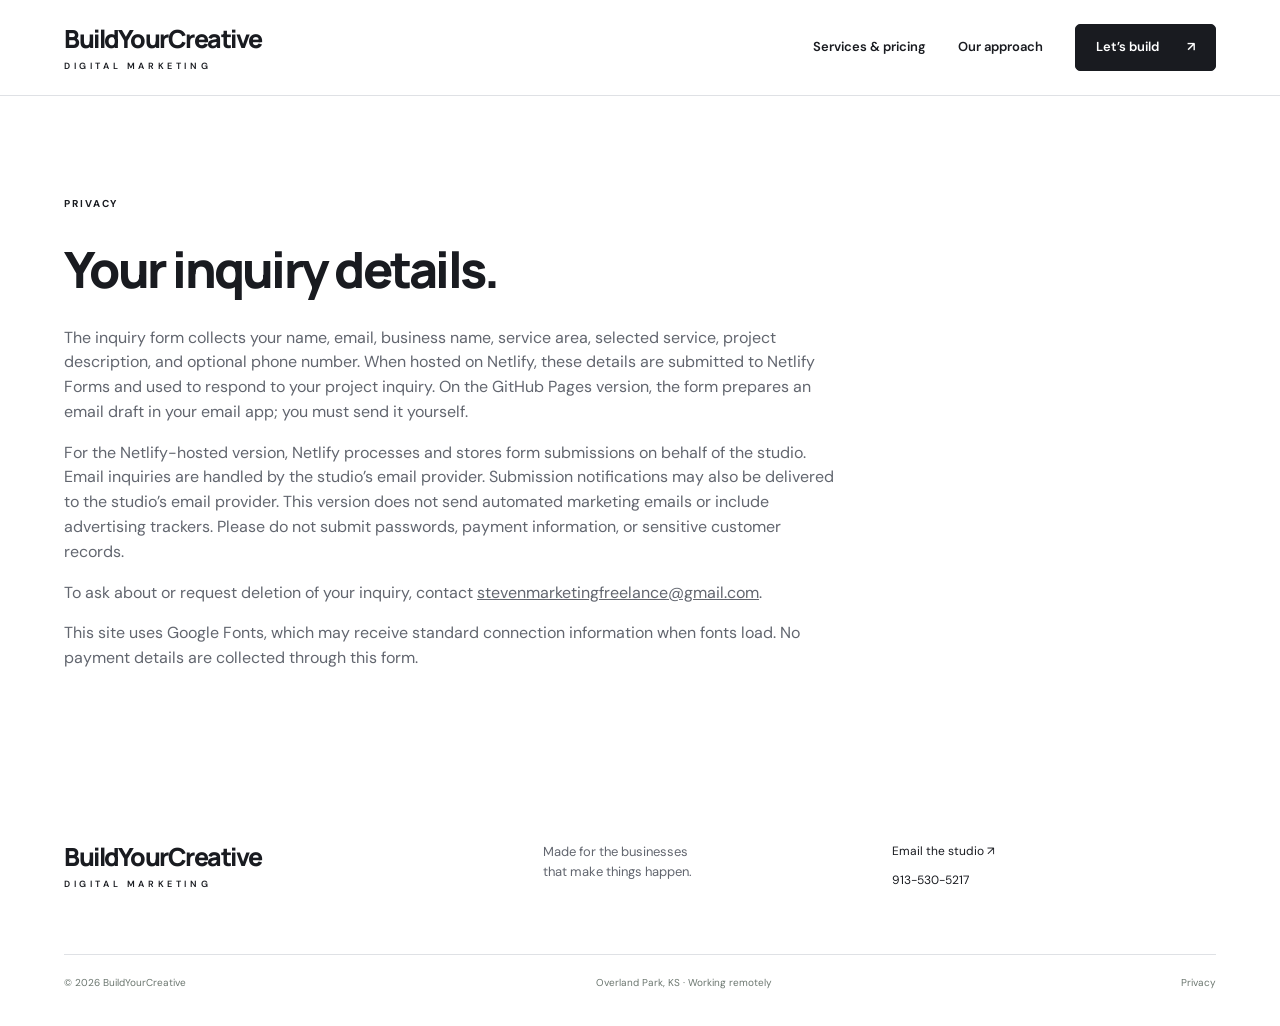
<file: privacy.html>
<!DOCTYPE html><html lang="en"><head><meta charset="UTF-8"><meta name="viewport" content="width=device-width,initial-scale=1"><title>Privacy | BuildYourCreative</title><meta name="description" content="How BuildYourCreative handles information submitted through its inquiry form."><meta name="theme-color" content="#191b20"><meta property="og:title" content="Privacy | BuildYourCreative"><meta property="og:description" content="How BuildYourCreative handles information submitted through its inquiry form."><meta property="og:type" content="website"><link rel="icon" href="favicon.svg"><link rel="stylesheet" href="site.css"></head><body><div id="root" data-page="/privacy/"><header class="nav"><a class="wordmark" href="index.html" aria-label="BuildYourCreative home">BuildYourCreative<span>DIGITAL MARKETING</span></a><button class="menu" aria-expanded="false" aria-label="Toggle navigation">Menu<!-- --> <span>☰</span></button><nav class=""><a href="pricing.html">Services &amp; pricing</a><a href="process.html">Our approach</a><a class="navcta" href="inquire.html">Let’s build <span>↗</span></a></nav></header><main class="section legal"><span class="eyebrow">PRIVACY</span><h1>Your inquiry details.</h1><p>The inquiry form collects your name, email, business name, service area, selected service, project description, and optional phone number. When hosted on Netlify, these details are submitted to Netlify Forms and used to respond to your project inquiry. On the GitHub Pages version, the form prepares an email draft in your email app; you must send it yourself.</p><p>For the Netlify-hosted version, Netlify processes and stores form submissions on behalf of the studio. Email inquiries are handled by the studio’s email provider. Submission notifications may also be delivered to the studio’s email provider. This version does not send automated marketing emails or include advertising trackers. Please do not submit passwords, payment information, or sensitive customer records.</p><p>To ask about or request deletion of your inquiry, contact <a href="mailto:stevenmarketingfreelance@gmail.com">stevenmarketingfreelance@gmail.com</a>.</p><p>This site uses Google Fonts, which may receive standard connection information when fonts load. No payment details are collected through this form.</p></main><footer><a class="wordmark" href="index.html">BuildYourCreative<span>DIGITAL MARKETING</span></a><p>Made for the businesses<br/>that make things happen.</p><div><a href="mailto:stevenmarketingfreelance@gmail.com">Email the studio ↗</a><a href="tel:+19135305217">913-530-5217</a></div><div class="footbottom"><span>© <!-- -->2026<!-- --> BuildYourCreative</span><span>Overland Park, KS · Working remotely</span><a href="privacy.html">Privacy</a></div></footer></div><script defer src="site.js"></script></body></html>
</file>
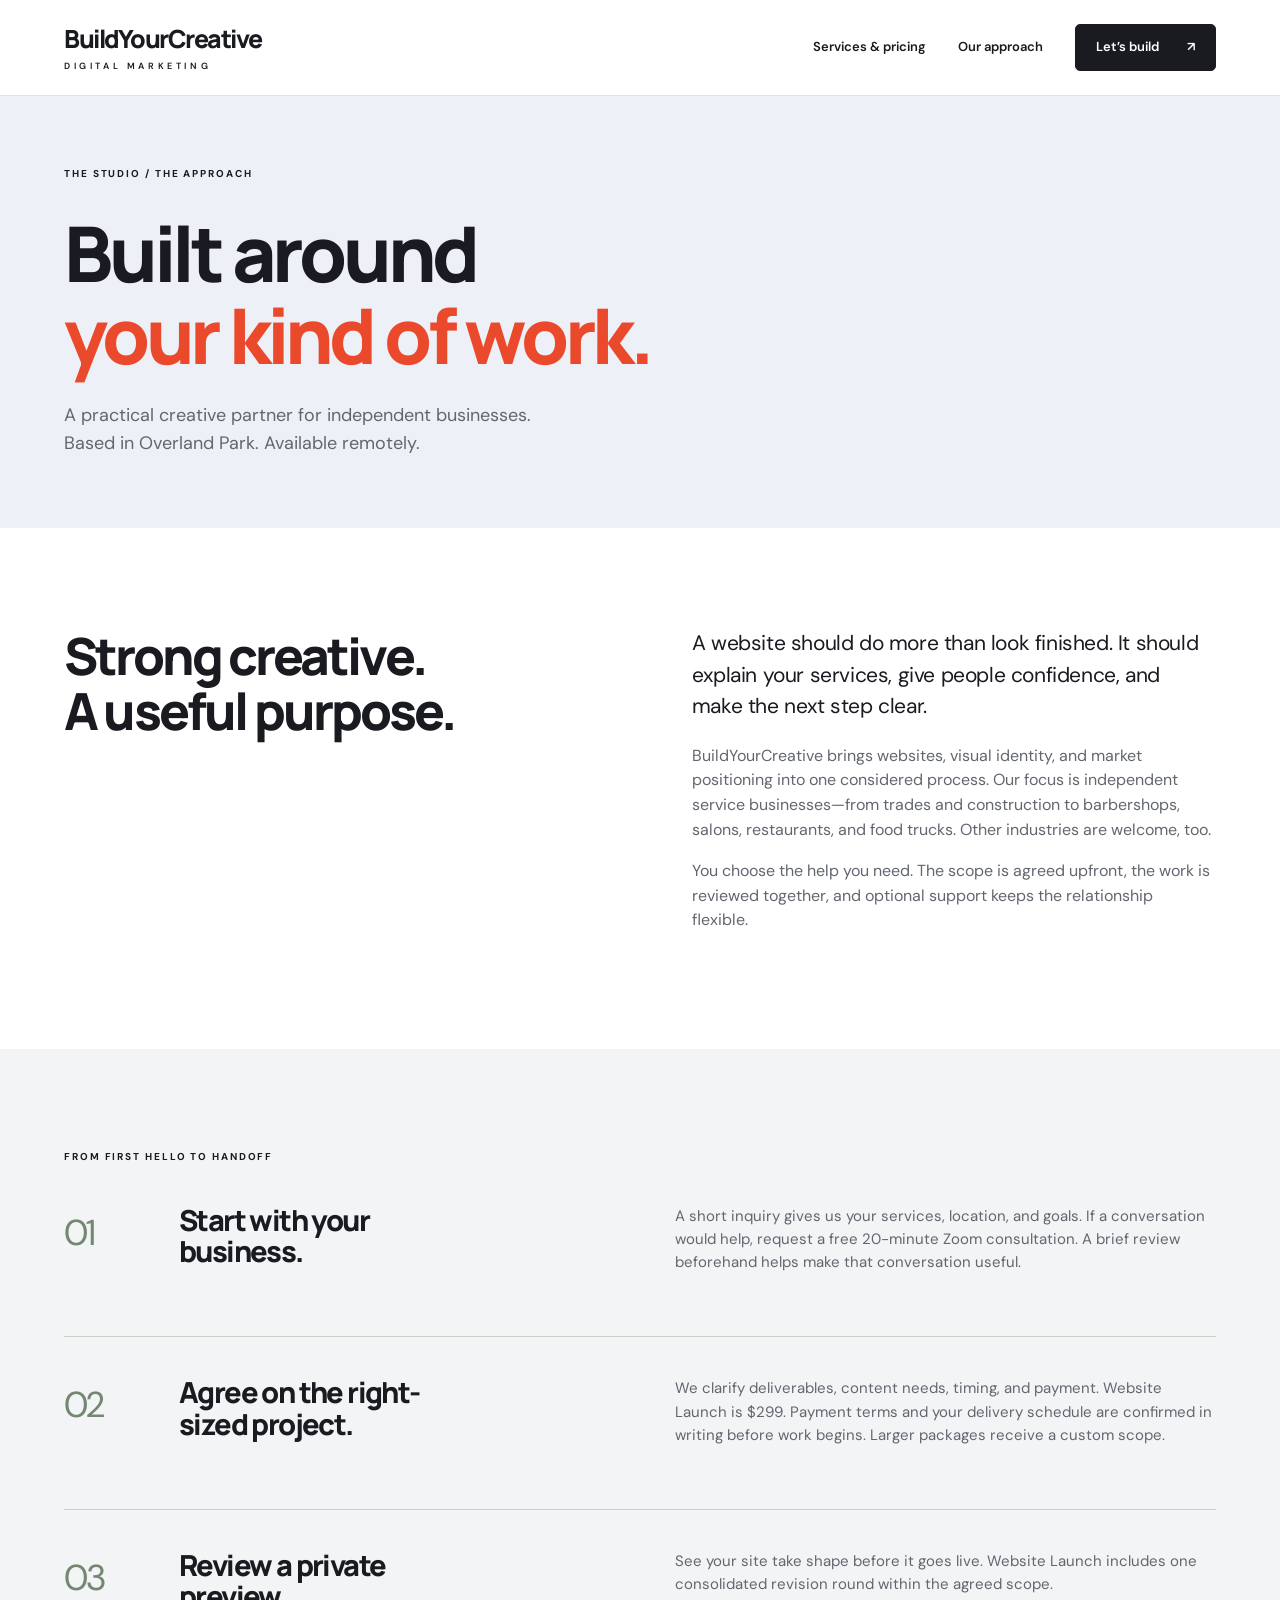
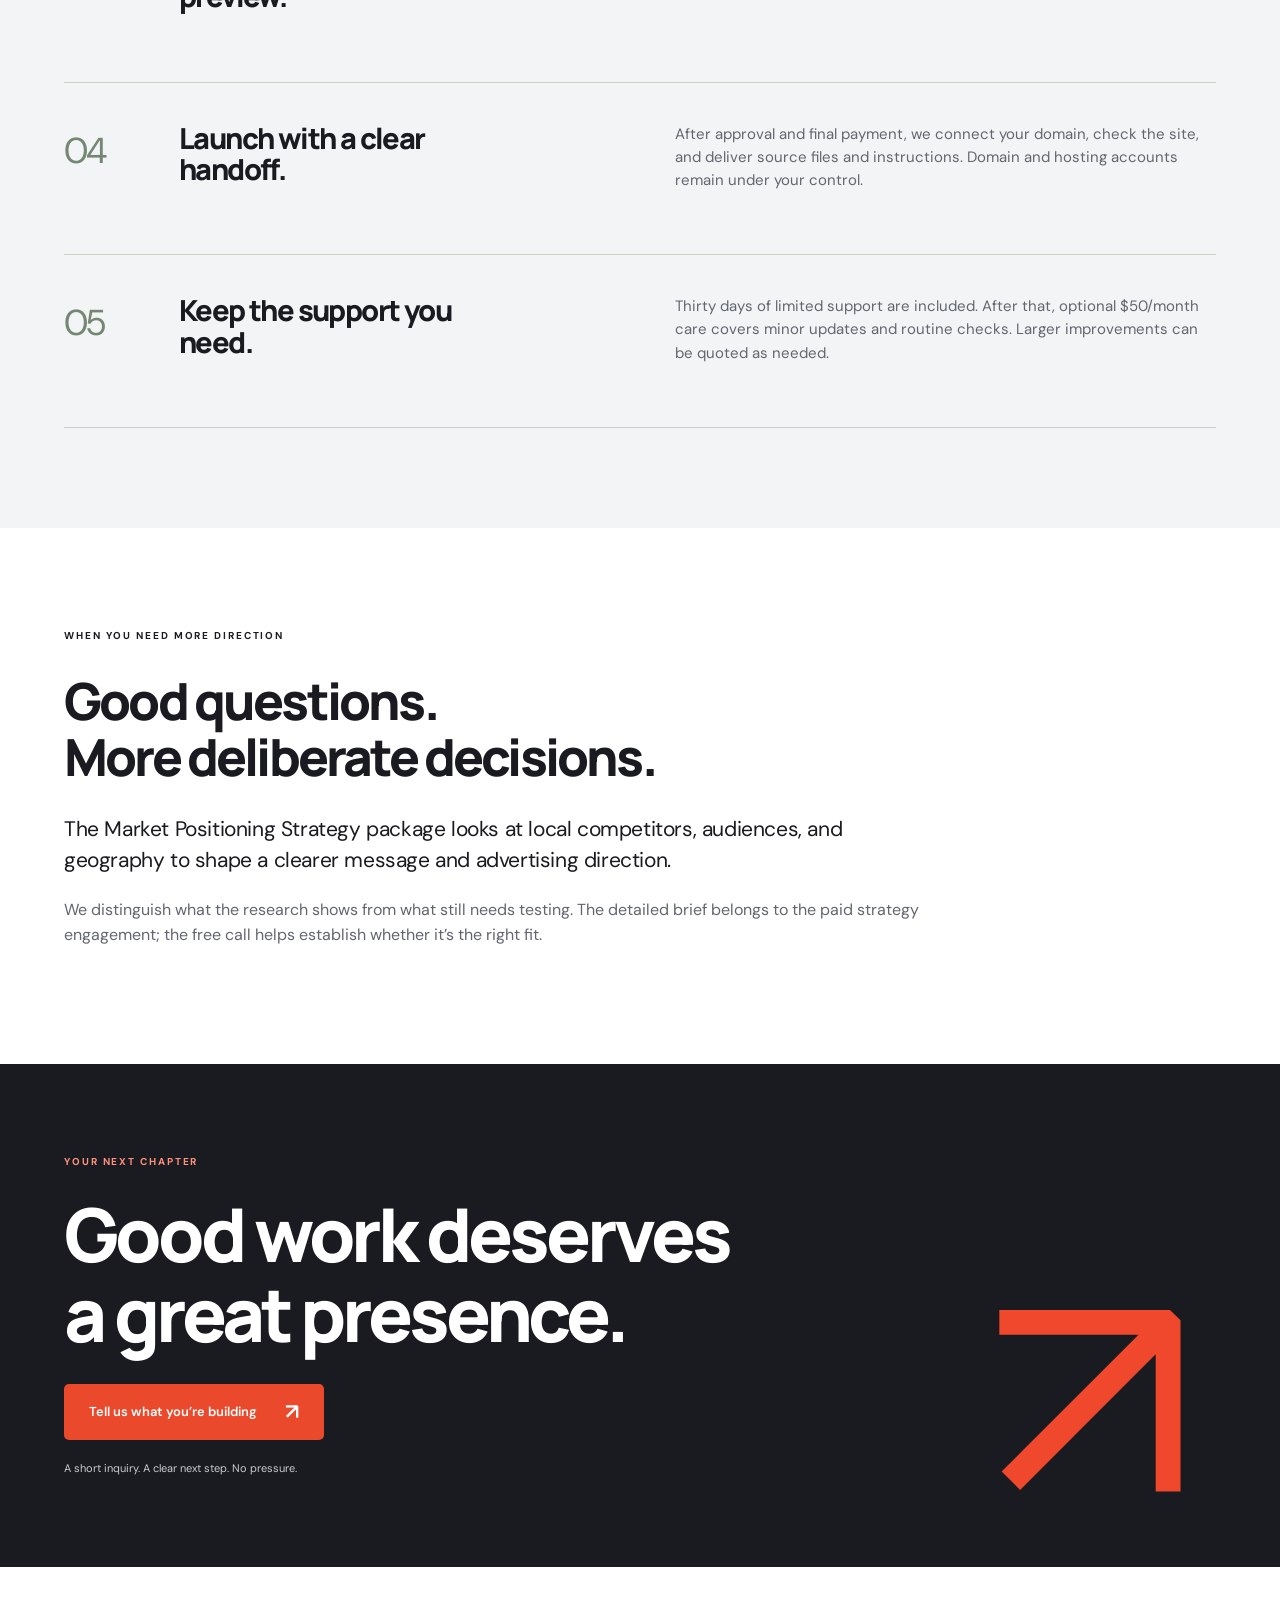
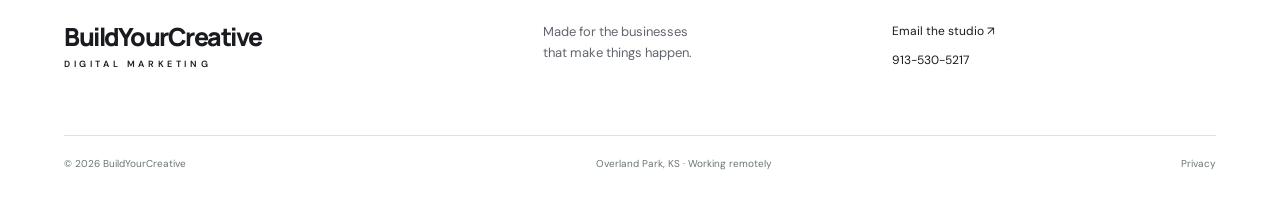
<file: process.html>
<!DOCTYPE html><html lang="en"><head><meta charset="UTF-8"><meta name="viewport" content="width=device-width,initial-scale=1"><title>Our Approach | BuildYourCreative</title><meta name="description" content="From your first inquiry to preview, launch, and handoff. A practical creative partner for independent businesses."><meta name="theme-color" content="#191b20"><meta property="og:title" content="Our Approach | BuildYourCreative"><meta property="og:description" content="From your first inquiry to preview, launch, and handoff. A practical creative partner for independent businesses."><meta property="og:type" content="website"><link rel="icon" href="favicon.svg"><link rel="stylesheet" href="site.css"></head><body><div id="root" data-page="/process/"><header class="nav"><a class="wordmark" href="index.html" aria-label="BuildYourCreative home">BuildYourCreative<span>DIGITAL MARKETING</span></a><button class="menu" aria-expanded="false" aria-label="Toggle navigation">Menu<!-- --> <span>☰</span></button><nav class=""><a href="pricing.html">Services &amp; pricing</a><a href="process.html">Our approach</a><a class="navcta" href="inquire.html">Let’s build <span>↗</span></a></nav></header><main><section class="pagehero bluehero"><span class="eyebrow">THE STUDIO / THE APPROACH</span><h1>Built around<br/><em>your kind of work.</em></h1><p>A practical creative partner for independent businesses.<br/>Based in Overland Park. Available remotely.</p></section><section class="section split"><h2>Strong creative.<br/>A useful purpose.</h2><div><p class="lead">A website should do more than look finished. It should explain your services, give people confidence, and make the next step clear.</p><p>BuildYourCreative brings websites, visual identity, and market positioning into one considered process. Our focus is independent service businesses—from trades and construction to barbershops, salons, restaurants, and food trucks. Other industries are welcome, too.</p><p>You choose the help you need. The scope is agreed upfront, the work is reviewed together, and optional support keeps the relationship flexible.</p></div></section><section class="section approach"><span class="eyebrow">FROM FIRST HELLO TO HANDOFF</span><article><span>01</span><h3>Start with your business.</h3><p>A short inquiry gives us your services, location, and goals. If a conversation would help, request a free 20-minute Zoom consultation. A brief review beforehand helps make that conversation useful.</p></article><article><span>02</span><h3>Agree on the right-sized project.</h3><p>We clarify deliverables, content needs, timing, and payment. Website Launch is $299. Payment terms and your delivery schedule are confirmed in writing before work begins. Larger packages receive a custom scope.</p></article><article><span>03</span><h3>Review a private preview.</h3><p>See your site take shape before it goes live. Website Launch includes one consolidated revision round within the agreed scope.</p></article><article><span>04</span><h3>Launch with a clear handoff.</h3><p>After approval and final payment, we connect your domain, check the site, and deliver source files and instructions. Domain and hosting accounts remain under your control.</p></article><article><span>05</span><h3>Keep the support you need.</h3><p>Thirty days of limited support are included. After that, optional $50/month care covers minor updates and routine checks. Larger improvements can be quoted as needed.</p></article></section><section class="section strategycall"><span class="eyebrow">WHEN YOU NEED MORE DIRECTION</span><h2>Good questions.<br/>More deliberate decisions.</h2><p class="lead">The Market Positioning Strategy package looks at local competitors, audiences, and geography to shape a clearer message and advertising direction.</p><p>We distinguish what the research shows from what still needs testing. The detailed brief belongs to the paid strategy engagement; the free call helps establish whether it’s the right fit.</p></section><section class="closing"><span class="eyebrow">YOUR NEXT CHAPTER</span><h2>Good work deserves<br/>a great presence.</h2><a class="button white" href="inquire.html">Tell us what you’re building <span>↗</span></a><p>A short inquiry. A clear next step. No pressure.</p></section></main><footer><a class="wordmark" href="index.html">BuildYourCreative<span>DIGITAL MARKETING</span></a><p>Made for the businesses<br/>that make things happen.</p><div><a href="mailto:stevenmarketingfreelance@gmail.com">Email the studio ↗</a><a href="tel:+19135305217">913-530-5217</a></div><div class="footbottom"><span>© <!-- -->2026<!-- --> BuildYourCreative</span><span>Overland Park, KS · Working remotely</span><a href="privacy.html">Privacy</a></div></footer></div><script defer src="site.js"></script></body></html>
</file>
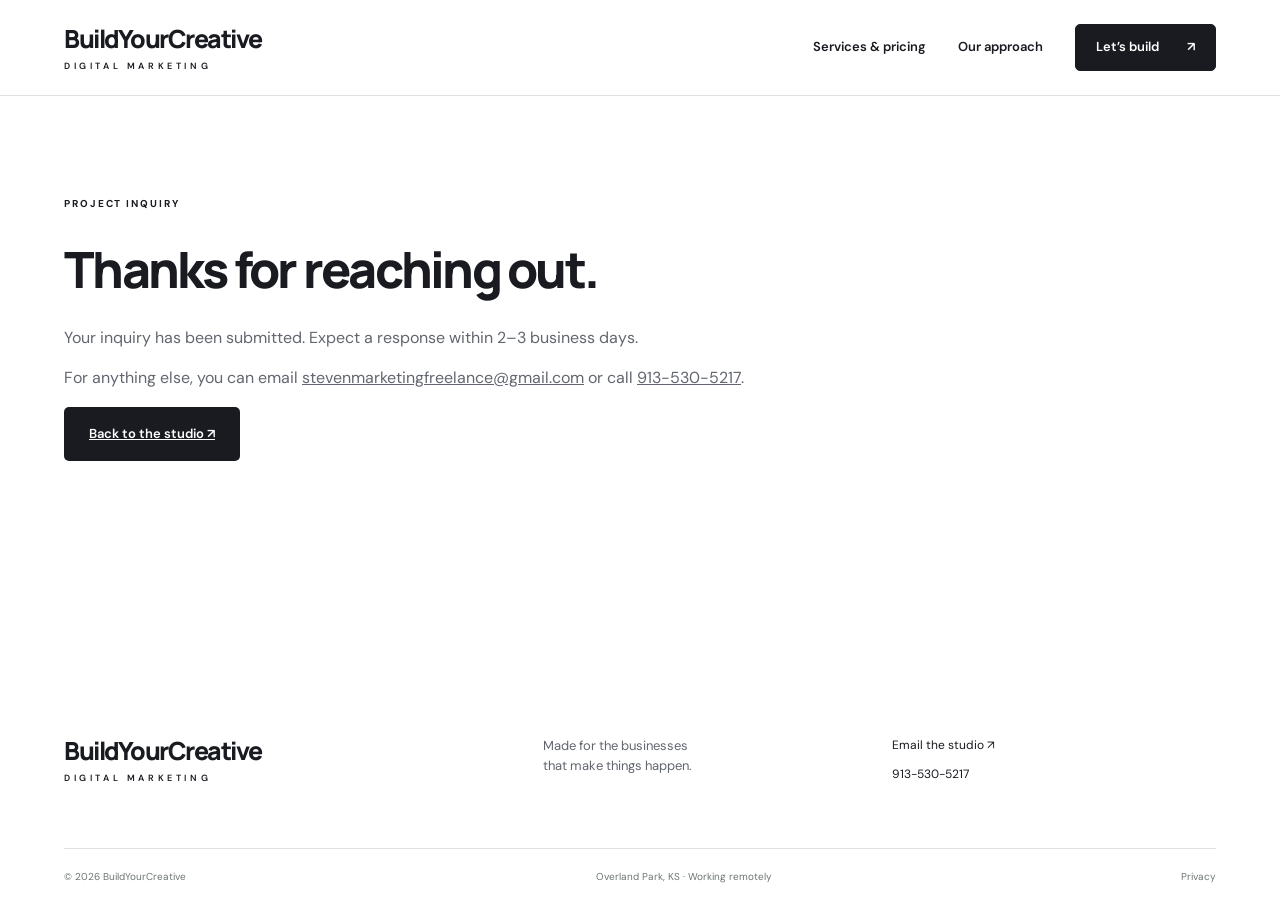
<file: thank-you.html>
<!DOCTYPE html><html lang="en"><head><meta charset="UTF-8"><meta name="viewport" content="width=device-width,initial-scale=1"><title>Thank You | BuildYourCreative</title><meta name="description" content="Your project inquiry has been submitted."><meta name="robots" content="noindex"><meta name="theme-color" content="#191b20"><meta property="og:title" content="Thank You | BuildYourCreative"><meta property="og:description" content="Your project inquiry has been submitted."><meta property="og:type" content="website"><link rel="icon" href="favicon.svg"><link rel="stylesheet" href="site.css"></head><body><div id="root" data-page="/thank-you/"><header class="nav"><a class="wordmark" href="index.html" aria-label="BuildYourCreative home">BuildYourCreative<span>DIGITAL MARKETING</span></a><button class="menu" aria-expanded="false" aria-label="Toggle navigation">Menu<!-- --> <span>☰</span></button><nav class=""><a href="pricing.html">Services &amp; pricing</a><a href="process.html">Our approach</a><a class="navcta" href="inquire.html">Let’s build <span>↗</span></a></nav></header><main class="section legal"><span class="eyebrow">PROJECT INQUIRY</span><h1>Thanks for reaching out.</h1><p>Your inquiry has been submitted. Expect a response within 2–3 business days.</p><p>For anything else, you can email <a href="mailto:stevenmarketingfreelance@gmail.com">stevenmarketingfreelance@gmail.com</a> or call <a href="tel:+19135305217">913-530-5217</a>.</p><a class="button" href="index.html">Back to the studio ↗</a></main><footer><a class="wordmark" href="index.html">BuildYourCreative<span>DIGITAL MARKETING</span></a><p>Made for the businesses<br/>that make things happen.</p><div><a href="mailto:stevenmarketingfreelance@gmail.com">Email the studio ↗</a><a href="tel:+19135305217">913-530-5217</a></div><div class="footbottom"><span>© <!-- -->2026<!-- --> BuildYourCreative</span><span>Overland Park, KS · Working remotely</span><a href="privacy.html">Privacy</a></div></footer></div><script defer src="site.js"></script></body></html>
</file>
<file: site.css>
@import"https://fonts.googleapis.com/css2?family=DM+Sans:wght@400;500;600;700&family=Manrope:wght@400;500;600;700;800&display=swap";:root{--ink:#182120;--paper:#fafaf7;--orange:#ef482c;--line:#d9dcd5;--blue:#d7e8f3}*{box-sizing:border-box}html{scroll-behavior:smooth}body{margin:0;background:var(--paper);color:var(--ink);font-family:DM Sans,Arial,sans-serif;font-size:16px;line-height:1.55}h1,h2,h3,p{margin-top:0}h1,h2,h3,.wordmark{font-family:Manrope,Arial,sans-serif}h1,h2,h3{font-weight:800;line-height:1.08;letter-spacing:-.055em}h1{font-size:clamp(46px,6.8vw,100px)}h2{font-size:clamp(34px,4vw,58px)}h3{font-size:26px}em{font-style:normal;color:var(--orange)}a{color:inherit;text-decoration:none}button,input,select,textarea{font:inherit}button,a,input,select,textarea{outline-offset:5px}a:focus-visible,button:focus-visible{outline:3px solid #2468b5}button{cursor:pointer}p{color:#52605b}button:disabled{opacity:.6;cursor:wait}.nav{height:110px;padding:0 5%;display:flex;align-items:center;justify-content:space-between;border-bottom:1px solid var(--line);background:var(--paper)}.wordmark{font-size:25px;letter-spacing:-1.5px;font-weight:800;line-height:1.2;display:block}.wordmark span{font-family:DM Sans,Arial,sans-serif;display:block;font-size:9px;letter-spacing:3.6px;font-weight:600;margin-top:7px}.nav nav{display:flex;align-items:center;gap:32px;font-size:13px;font-weight:600}.nav a:hover{color:var(--orange)}.navcta{border:1px solid var(--ink);padding:12px 20px;border-radius:50px}.navcta span{margin-left:25px}.menu{display:none}.hero{padding:35px 5% 0}.herotop{display:flex;justify-content:space-between;align-items:center;margin-bottom:32px}.eyebrow,.edition{font-size:10px;letter-spacing:1.9px;font-weight:700;display:block}.edition{color:#70796f}.dot{display:inline-block;width:7px;height:7px;background:var(--orange);border-radius:50%;margin-right:8px}.hero h1{margin-bottom:28px;max-width:1250px}.herobottom{display:flex;justify-content:space-between;align-items:center;padding-bottom:38px}.herobottom p{font-size:17px;margin:0}.button{display:inline-flex;gap:28px;align-items:center;justify-content:space-between;border:none;border-radius:50px;padding:16px 25px;background:var(--ink);color:#fff;font-weight:600;font-size:13px;text-align:left;transition:transform .2s,background .2s}.button span{font-size:22px;line-height:1}.button:hover{background:var(--orange);transform:translateY(-2px)}.white{background:#fff;color:var(--ink)}.white:hover{background:#dbe7ef;color:var(--ink)}.visualstage{height:410px;position:relative;background:var(--orange);overflow:hidden;isolation:isolate}.stageword{position:absolute;left:30px;top:36px;font-size:clamp(66px,8.5vw,132px);font-weight:800;line-height:.9;letter-spacing:-7px;color:#f6bb9c;opacity:.5;font-family:Manrope,sans-serif}.browsermock{width:460px;position:absolute;left:31%;top:39px;background:#e1edf3;transform:rotate(-5deg);box-shadow:0 22px 45px #68290c45;border-radius:8px;overflow:hidden;color:#183b49}.browserdots{height:28px;background:#fff;display:flex;gap:4px;align-items:center;padding:0 12px}.browserdots i{width:5px;height:5px;background:#ccc;border-radius:50%}.browserdots span{font-size:8px;margin:auto;color:#7a817e}.mocknav{padding:18px 25px;font-weight:800;font-size:16px;border-bottom:1px solid #c6d8df}.mocknav span{display:block;font-size:6px;letter-spacing:2px}.mocknav b{position:absolute;right:26px;top:50px;font-size:30px;font-weight:400}.mockcontent{padding:25px}.mockcontent>span{font-size:7px;letter-spacing:1.7px}.mockcontent h2{font-size:47px;line-height:1.02;margin:10px 0 16px}.mockpill{background:#174650;color:#fff;font-size:9px;border-radius:20px;display:inline-block;padding:10px 15px}.mocklines{position:absolute;right:25px;bottom:60px;display:flex;gap:8px;transform:rotate(-25deg)}.mocklines i{border:14px solid #add0df;width:65px;height:130px;border-radius:80px}.mockbase{background:#123f4d;color:#fff;font-size:7px;letter-spacing:1.5px;padding:12px 25px}.floatcard{position:absolute;right:5%;top:115px;background:#f8f68f;width:225px;padding:25px;transform:rotate(5deg);box-shadow:0 15px 40px #82381420}.floatcard>span{font-size:8px;letter-spacing:1.5px}.floatcard strong{font-size:57px;letter-spacing:-4px;display:block;line-height:1.25;margin-top:15px}.floatcard strong span{font-size:10px;letter-spacing:0;display:inline-block;margin-left:8px}.floatcard p{font-size:15px;color:#353d27;margin:10px 0 25px}.floatcard a{font-size:9px;border-top:1px solid #b6bc57;padding-top:15px;display:block}.roundstamp{position:absolute;bottom:35px;left:5%;width:120px;height:120px;border:1px solid #ffd4bd;border-radius:50%;color:#ffe7d4;text-align:center;padding:25px 10px 10px;font-size:9px;letter-spacing:1px;transform:rotate(-12deg)}.roundstamp b{display:block;font-size:32px;line-height:1.2;font-weight:400}.caption{font-size:10px;color:#758078;margin:10px 0 0}.industrystrip{margin-top:30px;background:#e9ede6;padding:24px 5%;display:flex;gap:40px;align-items:center;justify-content:space-between}.industrystrip>span{font-size:9px;letter-spacing:1.4px;max-width:110px}.industrystrip p{display:flex;align-items:center;gap:22px;font-family:Manrope,sans-serif;font-weight:700;font-size:19px;margin:0;color:var(--ink)}.industrystrip b{color:#a5b59f;font-size:23px}.section{padding:90px 5%}.intro>.eyebrow{margin-bottom:35px}.split{display:grid;grid-template-columns:1fr 1fr;gap:9%}.split h2{margin:0}.split>div{max-width:520px}.lead{font-size:21px;line-height:1.5;letter-spacing:-.4px;color:var(--ink)}.textlink{font-size:13px;font-weight:700;padding-bottom:6px;border-bottom:1px solid var(--ink);display:inline-block}.textlink:hover{color:var(--orange)}.sectionhead{display:flex;align-items:flex-end;justify-content:space-between;gap:40px;margin-bottom:40px}.sectionhead .eyebrow{margin-bottom:25px}.sectionhead h2{margin:0}.sectionhead>p{font-size:14px}.services{background:#192321;color:#fff}.services .eyebrow{color:#bbc6ba}.services .textlink{border-color:#c6d0c4}.servicegrid{display:grid;grid-template-columns:repeat(3,1fr);gap:1px;background:#46514b;border:1px solid #46514b}.servicecard{background:#192321;padding:28px;transition:background .2s;display:flex;flex-direction:column}.servicecard:hover{background:#27332e}.servicecard>span{font-size:9px;letter-spacing:1.4px;color:#bec8bc}.serviceicon{font-size:64px;line-height:1;margin:30px 0;color:#dff393}.servicecard:nth-child(2) .serviceicon{color:#fa765b}.servicecard:nth-child(3) .serviceicon{color:#accfe7}.servicecard h3{font-size:29px;letter-spacing:-1.3px;min-height:95px}.servicecard p{font-size:14px;color:#bfc9c2;max-width:290px;flex:1}.servicecard strong{font-size:19px;border-top:1px solid #46514b;padding-top:25px;margin-top:25px}.servicecard small{display:block;font-size:10px;font-weight:400;color:#bfc9c2;margin-top:4px}.tabs{display:flex;gap:8px;margin-bottom:20px}.tabs button{border:1px solid #b8c0b7;background:transparent;padding:10px 20px;border-radius:30px;font-size:12px;min-width:125px;display:flex;justify-content:space-between;gap:15px}.tabs button[aria-selected=true]{background:var(--ink);color:#fff;border-color:var(--ink)}.demo{padding:25px 45px;background:#dceaf0;color:#173d4b}.demo.yellow{background:#f2efae;color:#353723}.demo.rust{background:#e1c5b3;color:#542b1f}.demobar{display:flex;justify-content:space-between;align-items:center;border-bottom:1px solid #173d4b33;padding-bottom:20px}.demobar strong{font-size:21px;letter-spacing:-1px}.demobar small{display:block;font-size:7px;letter-spacing:2px}.demobar>span{font-size:10px}.demobody{display:grid;grid-template-columns:1fr 1fr;gap:20px;padding:40px 0}.demokicker{font-size:8px;letter-spacing:1.5px}.demobody h3{font-size:clamp(35px,4.4vw,64px);white-space:pre-line;margin:18px 0}.demobody p{font-size:13px;max-width:350px;color:inherit}.demobtn{background:var(--ink);color:#fff;padding:12px 20px;font-size:10px;display:inline-block;margin-top:7px;border-radius:3px}.demoservices{display:flex;justify-content:space-between;padding-top:20px;border-top:1px solid #173d4b33;font-size:11px}.houseart{position:relative;align-self:center;height:250px;overflow:hidden}.sun{position:absolute;width:95px;height:95px;border-radius:50%;background:#f5b45c;right:40px;top:5px}.roof{position:absolute;left:10%;top:55px;width:75%;height:120px;background:#27566c;clip-path:polygon(50% 0,100% 100%,0 100%)}.house{position:absolute;top:155px;left:22%;width:50%;height:100px;background:#f5f1e1;display:flex;gap:15px;padding:20px}.house i{width:40px;height:40px;background:#85b2c5;border:5px solid white}.house b{width:35px;background:#e08754;height:80px}.ground{position:absolute;bottom:0;background:#779b8b;width:100%;height:12px}.yellow .roof{background:#606149}.rust .roof{background:#825044}.processstrip{background:#eceee8}.steps{display:grid;grid-template-columns:repeat(3,1fr);gap:50px;margin-top:40px}.steps b{font-size:12px;border:1px solid #afb9aa;width:36px;height:36px;display:grid;place-items:center;border-radius:50%;margin-bottom:30px}.steps h3{font-size:25px}.steps p{font-size:14px;max-width:300px}.closing{background:var(--orange);color:#fff;text-align:center;padding:90px 5%}.closing .eyebrow{margin-bottom:25px;color:#ffd5c4}.closing h2{font-size:clamp(40px,5.8vw,80px);margin-bottom:30px}.closing p{font-size:11px;margin:20px 0 0;color:#ffe6d8}footer{padding:55px 5% 25px;background:#f4f5f0;display:grid;grid-template-columns:1.4fr 1fr 1fr;gap:25px}footer p{font-size:13px}footer>div>a{display:block;font-size:12px;margin-bottom:10px}.footbottom{grid-column:1/-1;border-top:1px solid var(--line);padding-top:20px;display:flex;justify-content:space-between;margin-top:30px;font-size:10px;color:#6b766f}.footbottom a{font-size:10px}.pagehero{padding:70px 5%;background:#e9ede6}.pagehero .eyebrow{margin-bottom:30px}.pagehero h1{font-size:clamp(45px,6vw,82px);margin-bottom:25px}.pagehero p{font-size:18px;margin:0}.bluehero{background:#dbeaf1}.bluehero em{color:#3c6e83}.pricinglist{padding-top:0;padding-bottom:0}.priceblock{display:grid;grid-template-columns:1fr 1fr;gap:12%;padding:70px 0;border-bottom:1px solid var(--line);scroll-margin-top:20px}.priceblock h2{font-size:42px;margin:24px 0}.priceblock h3{font-size:18px;margin-bottom:25px}.priceblock .price{display:block;font-size:42px;letter-spacing:-2px;margin:25px 0}.priceblock ul{padding:0;list-style:none}.priceblock li{padding:13px 0;border-bottom:1px solid var(--line);font-size:14px}.priceblock li:before{content:"\2197";margin-right:14px;color:var(--orange)}.fine{font-size:12px;color:#6a746e;line-height:1.7}.priceblock .fine{margin-top:25px}.care{background:#e8edf2;margin-top:60px}.care>.eyebrow{margin-bottom:35px}.care h3{font-size:23px;letter-spacing:-.7px;margin:0 0 15px}.care p+h3{margin-top:30px}.faq{max-width:1000px;margin:auto}.faq h2{margin:25px 0 40px}.faq details{border-top:1px solid var(--line);padding:20px 0}.faq details:last-child{border-bottom:1px solid var(--line)}summary{cursor:pointer;font-weight:600;list-style:none;display:flex;justify-content:space-between;gap:20px}summary span{font-size:25px;font-weight:400}details[open] summary span{transform:rotate(45deg)}details p{margin:15px 0 0;font-size:14px;max-width:760px}.approach{background:#edf0e9}.approach article{display:grid;grid-template-columns:70px 1fr 1.2fr;gap:45px;padding:40px 0;border-bottom:1px solid #c7d1c5}.approach article>span{font-size:36px;color:#748772;letter-spacing:-2px}.approach article h3{font-size:29px;max-width:290px}.approach article p{font-size:15px;margin:0}.strategycall{max-width:1000px}.strategycall h2{margin:30px 0}.inquirymain{display:grid;grid-template-columns:1fr 1fr;gap:8%;padding-top:70px}.inquireintro h1{font-size:clamp(45px,5.4vw,78px);margin:30px 0}.inquireintro>p{font-size:15px}.inquireintro>.lead{font-size:20px}.contactbox{border-top:1px solid var(--line);border-bottom:1px solid var(--line);padding:25px 0;margin:35px 0}.contactbox .eyebrow{margin-bottom:20px}.contactbox a{display:block;font-size:13px;margin:10px 0;overflow-wrap:anywhere}.formpanel{padding:35px;background:#edf0e9}.formpanel h2{font-size:32px;margin-bottom:30px}.formgrid{display:grid;grid-template-columns:1fr 1fr;gap:22px 18px}.formgrid label{font-size:12px;font-weight:600;display:block}.formgrid small{font-weight:400;color:#7a817a;margin-left:5px}.wide{grid-column:1/-1}input,select,textarea{display:block;width:100%;border:1px solid #ccd2c7;background:#fff;padding:12px;margin-top:8px;border-radius:2px;color:var(--ink);font-size:13px}textarea{resize:vertical}input:focus,select:focus,textarea:focus{outline:2px solid #ef482c;outline-offset:1px}input::placeholder,textarea::placeholder{color:#92998f}.formnote{font-size:10px;margin:23px 0}.formnote a{text-decoration:underline}.formpanel .button{width:100%}.honey{position:absolute;left:-10000px}.formstatus,.success{font-size:13px;margin-top:20px}.success{color:#235a39}.formstatus{color:#923517}.legal{max-width:900px;min-height:65vh}.legal h1{font-size:50px;margin:30px 0}.legal a{text-decoration:underline}@media(min-width:1600px){.nav,.hero,.section,footer,.industrystrip,.closing,.pagehero{padding-left:max(5%,calc((100vw - 1400px)/2));padding-right:max(5%,calc((100vw - 1400px)/2))}.visualstage{height:450px}}@media(max-width:1000px){.nav nav{gap:18px}.industrystrip{flex-direction:column;gap:15px;align-items:flex-start}.industrystrip>span{max-width:none}.industrystrip p{flex-wrap:wrap;font-size:16px;gap:15px}.browsermock{left:25%;width:410px}.floatcard{right:3%;width:190px}.servicecard{padding:22px}.servicecard h3{font-size:25px}.servicecard strong{font-size:18px}.inquirymain{gap:4%}.formpanel{padding:25px}.formgrid{grid-template-columns:1fr}.formgrid label{grid-column:1/-1}.approach article{gap:25px;grid-template-columns:45px 1fr 1.2fr}}@media(max-width:700px){.nav{height:85px}.wordmark{font-size:21px}.wordmark span{font-size:7px;letter-spacing:3px}.menu{display:block;background:transparent;border:0;font-size:12px}.menu span{margin-left:8px}.nav nav{display:none;position:absolute;top:85px;left:0;right:0;background:var(--paper);z-index:5;padding:25px 5%;border-bottom:1px solid var(--line);align-items:flex-start}.nav nav.open{display:flex;flex-direction:column;gap:25px}.hero{padding-top:25px}.edition{display:none}.eyebrow{font-size:9px;letter-spacing:1.3px}.hero h1{font-size:clamp(40px,9.2vw,60px);letter-spacing:-2.5px}.herobottom{display:block}.herobottom p{font-size:15px;margin-bottom:25px}.visualstage{height:350px}.stageword{font-size:71px;letter-spacing:-4px;left:18px;top:18px}.browsermock{width:310px;left:12%;top:85px}.mockcontent{padding:20px}.mockcontent h2{font-size:35px}.mocknav{padding:13px 20px}.mockcontent>span{font-size:5px}.mocklines{right:20px;bottom:45px}.mocklines i{width:40px;height:100px;border-width:9px}.mockbase{font-size:5px}.floatcard{right:3%;top:18px;width:125px;padding:13px;transform:rotate(6deg)}.floatcard>span{font-size:6px;letter-spacing:.4px}.floatcard strong{font-size:35px;letter-spacing:-2px;margin-top:5px}.floatcard strong span{font-size:7px;letter-spacing:0;margin-left:4px}.floatcard p{font-size:11px;margin:5px 0 0}.floatcard a,.roundstamp{display:none}.section{padding:60px 5%}.split{grid-template-columns:1fr;gap:25px}.lead{font-size:19px}.sectionhead{display:block;margin-bottom:30px}.sectionhead .textlink{margin-top:25px}.sectionhead>p{margin:25px 0 0}.servicegrid{grid-template-columns:1fr}.servicecard{padding:25px}.serviceicon{float:right;margin:20px 0;font-size:45px}.servicecard h3{min-height:0;font-size:32px}.servicecard p{max-width:none}.servicecard strong{margin-top:10px}.tabs{gap:5px}.tabs button{min-width:0;flex:1;padding:10px 14px;font-size:11px}.demo{padding:20px}.demobar>span{display:none}.demobody{grid-template-columns:1fr;padding:25px 0}.demobody h3{font-size:40px}.houseart{display:none}.demoservices{font-size:9px;gap:10px}.steps{grid-template-columns:1fr;gap:25px}.steps>div{position:relative;padding-left:55px}.steps b{position:absolute;left:0;top:0}.steps h3{margin-bottom:12px}.steps p{max-width:none}.closing{padding:60px 5%}footer{grid-template-columns:1fr 1fr;padding-top:40px}footer>.wordmark{grid-column:1/-1}.footbottom{flex-wrap:wrap;gap:15px;margin-top:10px;font-size:9px}.pagehero{padding:50px 5%}.pagehero h1{font-size:48px}.pagehero p{font-size:16px}.priceblock{grid-template-columns:1fr;gap:35px;padding:45px 0}.priceblock h2{font-size:36px}.pricinglist{padding-top:0;padding-bottom:0}.care{margin-top:30px}.faq summary{font-size:14px}.approach article{grid-template-columns:40px 1fr;gap:15px;padding:30px 0}.approach article h3{font-size:26px}.approach article p{grid-column:2}.inquirymain{grid-template-columns:1fr;gap:35px}.inquireintro h1{font-size:55px}.formpanel{padding:25px 20px}.legal h1{font-size:40px}.legal p{font-size:14px}}@media(prefers-reduced-motion:reduce){html{scroll-behavior:auto}*{transition:none!important}}:root{--ink:#191b20;--paper:#fff;--orange:#eb492c;--line:#dfe1e5;--blue:#e7ecf3}body{background:#fff}p{color:#62666f}.nav{height:96px}.navcta{background:var(--ink);color:#fff;border-radius:5px}.nav .navcta:hover{background:var(--orange);color:#fff}.hero{padding-top:40px}.herotop{margin-bottom:42px}.hero h1{font-size:clamp(52px,7.8vw,112px);line-height:.99;letter-spacing:-.065em;margin-bottom:30px}.hero h1 em{color:var(--orange)}.herobottom{padding-bottom:42px}.button{border-radius:5px;padding:17px 25px}.studio-showcase{background:#191b20;padding:24px 24px 0;color:#fff;border-radius:8px;overflow:hidden}.showcase-label{display:flex;justify-content:space-between;gap:20px;padding-bottom:22px;font-size:9px;letter-spacing:1.4px;color:#bcc0c9}.showcase-label a{letter-spacing:0;font-size:11px;color:#fff}.showcase-pair{display:grid;grid-template-columns:1.25fr 1fr;gap:16px}.showcase-tile{height:310px;position:relative;overflow:hidden;border-radius:3px}.showcase-tile img{width:100%;height:100%;object-fit:cover;transition:transform .6s}.showcase-tile:after{content:"";position:absolute;inset:0;background:linear-gradient(transparent 25%,#000b)}.showcase-tile:hover img{transform:scale(1.035)}.showcase-tile>div{position:absolute;z-index:1;bottom:24px;left:26px;right:20px}.showcase-tile span{font-size:9px;letter-spacing:1.5px}.showcase-tile strong{display:block;font-family:Manrope,sans-serif;font-size:35px;letter-spacing:-1.4px;line-height:1.1;margin-top:12px}.showcase-tile:nth-child(2) strong{font-family:Georgia,serif;font-style:italic;font-weight:400;letter-spacing:-1px;font-size:42px}.showcase-bottom{display:flex;justify-content:space-between;align-items:center;padding:23px 3px}.showcase-bottom p{font-size:13px;margin:0;color:#aeb4c0}.showcase-bottom p strong{font-weight:400;color:#fff}.showcase-bottom>a{display:flex;gap:28px;align-items:center}.showcase-bottom>a>span{font-size:9px;letter-spacing:1.5px;color:#bec3cd}.showcase-bottom>a>strong{font-size:38px;letter-spacing:-1.8px;font-weight:500}.showcase-bottom small{font-size:11px;letter-spacing:0;font-weight:400;margin-left:8px}.industrystrip{background:#fff;border-bottom:1px solid var(--line);margin-top:0;padding-top:30px;padding-bottom:30px}.industrystrip b{color:var(--orange)}.industrystrip p{font-size:17px}.section{padding-top:100px;padding-bottom:100px}.services,.servicecard{background:#191b20}.servicecard:hover{background:#24262d}.servicegrid{border-color:#41434b;background:#41434b}.serviceicon{color:#f0f0f3}.servicecard:nth-child(2) .serviceicon{color:#ff7357}.servicecard:nth-child(3) .serviceicon{color:#b2c7ef}.servicecard h3{font-size:28px}.processstrip,.pagehero,.approach{background:#f3f4f6}.closing{background:#191b20;text-align:left;position:relative;overflow:hidden}.closing:after{content:"\2197";position:absolute;right:7%;bottom:0;font-size:330px;line-height:1;color:#ef482c;pointer-events:none}.closing h2,.closing a,.closing p,.closing>.eyebrow{position:relative;z-index:1}.closing .eyebrow{color:#ff927c}.closing p{color:#c9cbd2}.closing .button{background:var(--orange);color:#fff}.closing .button:hover{background:#cb3b23}footer{background:#fff}.care{background:#edf1f7}.formpanel{background:#f3f4f6;border-radius:8px}.bluehero{background:#edf1f7}.bluehero em{color:var(--orange)}.tabs{gap:10px}.tabs button{border-radius:5px;min-width:240px;padding:15px 20px;font-size:13px}.tabs button[aria-pressed=true]{background:var(--ink);color:#fff;border-color:var(--ink)}.example-meta{display:flex;justify-content:space-between;gap:20px;margin:22px 0 18px;align-items:center}.example-meta p{font-size:12px;margin:0}.example-meta>span{font-size:9px;letter-spacing:1px;color:#676b75;white-space:nowrap}.preview-trigger{display:block;width:100%;padding:0;border:0;background:#f0f1f4;text-align:left;border-radius:6px;overflow:hidden;position:relative;color:inherit;box-shadow:0 12px 50px #161e3310}.expand-label{display:flex;align-items:center;justify-content:center;gap:25px;font-size:12px;background:#191b20;color:#fff;padding:14px;transition:background .2s}.expand-label b{font-size:22px;font-weight:400}.concept{background:#fff;color:#142a36;font-family:Arial,sans-serif;overflow:hidden;pointer-events:none}.conceptnav{display:flex;align-items:center;justify-content:space-between;gap:20px;padding:22px 4%;background:#fff}.conceptnav strong{font-size:20px;letter-spacing:-.6px;line-height:1.15}.conceptnav small{display:block;font-size:6px;letter-spacing:2px;margin-top:5px}.conceptnav>span{font-size:9px}.conceptnav>b{background:#c59a50;color:#142a36;font-size:9px;padding:12px 16px;font-weight:600}.concephero{position:relative;min-height:410px;display:flex;align-items:center;isolation:isolate}.concephero>img{position:absolute;inset:0;z-index:-2;width:100%;height:100%;object-fit:cover;object-position:center 46%}.concephero:after{content:"";position:absolute;inset:0;z-index:-1;background:linear-gradient(90deg,#071a28ed,#071a2866 65%,#071a2800)}.conceptcopy{padding:55px 5%;max-width:620px;color:#fff}.conceptcopy>span:first-child{font-size:8px;letter-spacing:2px;color:#ecce99}.conceptcopy h3{font-family:Manrope,Arial,sans-serif;font-size:clamp(30px,4.1vw,57px);letter-spacing:-2px;line-height:1.09;white-space:pre-line;margin:18px 0}.conceptcopy p{color:#e1e5e9;font-size:12px;line-height:1.7;max-width:330px}.conceptcta{display:inline-block;background:#d7b06b;color:#152837;font-size:10px;font-weight:700;padding:13px 20px;margin-top:10px}.conceptdetails{padding:35px 5% 40px}.conceptdetails>span{font-size:7px;letter-spacing:1.5px;color:#8e6a30}.concept h4{font-size:25px;letter-spacing:-.8px;line-height:1.2;margin:12px 0 24px;font-weight:600}.conceptservices{display:grid;grid-template-columns:repeat(3,1fr);gap:25px}.conceptservices>div{border-top:1px solid #d7dce0;padding-top:15px}.conceptservices span{font-size:9px;color:#8e6a30}.conceptservices h5{font-size:15px;margin:10px 0}.conceptservices p{font-size:10px;line-height:1.6;margin:0;max-width:240px}.barber{background:#f6f0e6;color:#302d24}.barber .conceptnav{background:#f6f0e6}.barber .conceptnav strong{font-family:Georgia,serif;font-weight:400;font-size:24px;letter-spacing:1px}.barber .conceptnav small{font-family:Arial,sans-serif;font-size:6px;letter-spacing:1.2px}.barber .conceptnav>b,.barber .conceptcta{background:#5a6248;color:#fff}.barber .concephero{min-height:430px}.barber .concephero>img{left:45%;width:55%;object-position:38% center}.barber .concephero:after{background:#e7dfd0;width:45%}.barber .conceptcopy{color:#302d24;max-width:45%;padding:40px 4%}.barber .conceptcopy>span:first-child{color:#68634b;font-size:7px;letter-spacing:1px}.barber .conceptcopy h3{font-family:Georgia,serif;font-weight:400;font-size:clamp(38px,5.5vw,78px);letter-spacing:-2px}.barber .conceptcopy p{color:#5e594b;max-width:260px}.barber h4{font-family:Georgia,serif;font-weight:400;font-size:30px}.barber .conceptdetails{text-align:center}.barber .conceptservices{text-align:left}.barber .conceptservices span{color:#626c50}.concept-dialog{padding:0;border:0;border-radius:6px;width:min(1120px,94vw);max-width:94vw;max-height:92dvh;background:#fff;overscroll-behavior:contain;box-shadow:0 20px 100px #0005}.concept-dialog::backdrop{background:#0d101bd9;backdrop-filter:blur(5px)}.dialog-toolbar{position:sticky;top:0;z-index:3;background:#191b20;color:#fff;display:flex;align-items:center;justify-content:space-between;padding:15px 22px;gap:15px}.dialog-toolbar>span{font-size:10px;letter-spacing:1px}.dialog-toolbar button{border:1px solid #626570;border-radius:4px;background:transparent;color:#fff;padding:8px 14px;font-size:12px}.concept-dialog .concept{pointer-events:auto}.conceptend{padding:35px 5%;background:#142a36;color:#fff}.conceptend p{font-size:13px;color:#d4dce2}.conceptend a{display:inline-block;color:#fff;border-bottom:1px solid white;font-size:13px;padding-bottom:5px}.barber .conceptend{background:#515a43}.caption{font-size:11px;line-height:1.6;margin-top:15px}@media(min-width:1600px){.hero h1{font-size:112px}}@media(max-width:900px){.conceptnav>span{display:none}.showcase-tile strong{font-size:27px}.showcase-tile:nth-child(2) strong{font-size:34px}.closing:after{font-size:240px;right:2%}.showcase-tile{height:270px}}@media(max-width:700px){.nav{height:85px}.hero{padding-top:25px}.hero h1{font-size:clamp(43px,10.5vw,68px);letter-spacing:-2.8px}.herotop{margin-bottom:28px}.herobottom{padding-bottom:28px}.studio-showcase{padding:13px 13px 0}.showcase-label{font-size:7px;letter-spacing:.7px;padding:4px 0 14px}.showcase-label a{display:none}.showcase-pair{gap:9px;grid-template-columns:1fr 1fr}.showcase-tile{height:225px}.showcase-tile>div{left:12px;right:10px;bottom:17px}.showcase-tile span{font-size:6px;letter-spacing:.7px}.showcase-tile strong{font-size:24px;letter-spacing:-1px}.showcase-tile:nth-child(2) strong{font-size:29px}.showcase-tile img{object-position:60% center}.showcase-bottom{padding:17px 0}.showcase-bottom p{font-size:10px}.showcase-bottom>a{gap:4px;display:block}.showcase-bottom>a>span{font-size:7px}.showcase-bottom>a>strong{display:block;font-size:30px}.showcase-bottom small{font-size:9px}.industrystrip p{font-size:14px;gap:10px}.section{padding-top:60px;padding-bottom:60px}.pricinglist{padding-top:0;padding-bottom:0}.tabs button{min-width:0;flex:1;font-size:11px;padding:12px;gap:7px}.example-meta{display:block;margin:17px 0}.example-meta p{font-size:11px;line-height:1.8;margin-bottom:7px}.example-meta>span{font-size:8px}.conceptnav{padding:16px 5%;gap:8px}.conceptnav strong{font-size:15px}.conceptnav small{font-size:5px;letter-spacing:1px}.conceptnav>b{font-size:7px;padding:9px}.concephero{min-height:330px}.conceptcopy{padding:35px 6%;max-width:95%}.conceptcopy h3{font-size:34px;letter-spacing:-1.2px}.conceptcopy>span:first-child{font-size:6px;letter-spacing:1px}.conceptcopy p{font-size:11px;max-width:240px}.conceptdetails{padding:26px 6%}.concept h4{font-size:22px}.conceptservices{gap:12px}.conceptservices h5{font-size:11px;line-height:1.3}.conceptservices p{font-size:9px}.conceptservices span{font-size:8px}.barber .conceptnav strong{font-size:17px}.barber .conceptnav small{font-size:5px}.barber .concephero{display:block;padding-bottom:220px;min-height:0;background:#e7dfd0}.barber .concephero>img{left:0;top:auto;bottom:0;height:220px;width:100%;z-index:0;object-position:center 35%}.barber .concephero:after{display:none}.barber .conceptcopy{max-width:100%;padding:30px 6%}.barber .conceptcopy h3{font-size:48px}.barber .conceptcopy h3{white-space:normal}.barber .conceptcopy p{max-width:100%}.barber .conceptdetails h4{font-size:25px}.concept-dialog{max-height:94dvh;width:96vw;max-width:96vw}.dialog-toolbar{padding:12px}.dialog-toolbar>span{font-size:8px}.dialog-toolbar button{padding:8px 10px;white-space:nowrap}.closing:after{font-size:180px;opacity:.25}.closing h2{font-size:44px}.preview-trigger .conceptservices p{display:none}}.herobottom{gap:40px}.herobottom>p{max-width:650px;font-size:17px;line-height:1.65}.herobottom>.button{flex-shrink:0}.intro .seen-heading{font-weight:400;line-height:1.12;letter-spacing:-.045em}.intro .seen-heading strong{font-weight:800;color:var(--orange)}.servicecard h3{min-height:100px;margin-bottom:22px}.servicecard .offer-intro{max-width:none;flex:none;min-height:175px;margin-bottom:26px;line-height:1.7}.offer-inclusions{padding:0;margin:0 0 30px;list-style:none}.offer-inclusions li{border-top:1px solid #41434b;padding:12px 0 12px 20px;position:relative;font-size:12px;line-height:1.5;color:#e2e5ea}.offer-inclusions li:before{content:"\2197";position:absolute;left:0;color:#fa8a73}.offer-bottom{margin-top:auto}.servicecard .offer-bottom strong{display:block;margin:0;padding-top:22px;border-top:1px solid #41434b}.offer-bottom>a{display:flex;align-items:center;justify-content:space-between;gap:15px;margin-top:22px;font-size:12px;border-bottom:1px solid #787c85;padding-bottom:9px}.offer-bottom>a:hover{color:#ff927c}.studio-showcase{background:#f0f3ee;color:#26362e;border:1px solid #e2e7dd;border-radius:12px}.showcase-label{color:#516054}.showcase-label a{color:#26362e}.showcase-pair{grid-template-columns:1.1fr 1fr;gap:20px}.showcase-tile{display:flex;flex-direction:column;height:auto;border-radius:8px;background:#fff}.showcase-tile:after{display:none}.showcase-tile img{display:block;position:static;height:270px;width:100%;object-fit:cover}.showcase-tile:first-child img{object-position:50% 58%}.showcase-tile:nth-child(2) img{object-position:50% 68%}.showcase-tile>div{position:static;padding:23px 25px 25px;color:#253b32}.showcase-tile strong{font-size:33px;letter-spacing:-1.1px;line-height:1.08}.showcase-tile:nth-child(2) strong{font-size:34px;line-height:1.08;color:#493b2b}.showcase-tile small{display:block;font-size:10px;color:#606d62;margin-top:17px;line-height:1.7}.showcase-bottom p{color:#6b756b}.showcase-bottom p strong{color:#2a3e2e}.showcase-bottom>a>span{color:#586852}.showcase-bottom>a>strong{color:#283d2d}.showcase-tile:hover img{transform:none;filter:brightness(1.04)}.concept-context{font-size:8px;font-weight:600;letter-spacing:1px;padding:9px 5%;background:#e8efea;color:#496252;text-align:center}.contractor{color:#254e43}.contractor .conceptnav{padding:24px 5%;background:#fff}.contractor .conceptnav strong{font-weight:800;letter-spacing:.2px;font-size:23px}.contractor .conceptnav small{color:#557568;font-size:7px;letter-spacing:1.2px}.contractor .conceptnav>b,.contractor .conceptcta{background:#ddf18a;color:#203e31;border-radius:5px}.contractor .concephero{background:#eef3ed;min-height:425px;isolation:auto}.contractor .concephero>img{left:50%;width:50%;height:100%;z-index:0;object-position:60% center}.contractor .concephero:after{display:none}.contractor .conceptcopy{max-width:50%;padding:48px 5%;color:#254e43;z-index:1}.contractor .conceptcopy>span:first-child{color:#52715f;letter-spacing:1.2px}.contractor .conceptcopy h3{font-size:clamp(34px,4.1vw,57px);letter-spacing:-2px;line-height:1.07}.contractor .conceptcopy p{color:#536858;font-size:12px}.contractor .conceptdetails{background:#fff;padding:36px 5%}.contractor .conceptdetails>span{color:#52715f}.contractor .conceptservices{gap:15px}.contractor .conceptservices>div{border:1px solid #e0e6df;background:#f7f9f4;border-radius:7px;padding:18px}.contractor .conceptservices span{color:#5b7c5f}.contractor .conceptservices h5{color:#254e43}.contractor .conceptservices p{color:#56665c}.contractor .conceptend{background:#254e43}.barber .concephero>img{object-position:50% 68%}.barber .conceptcopy h3{font-size:clamp(35px,4.9vw,67px)}.barber .concept-context{background:#e8dfce;color:#6a5f46}.concept-review{padding:25px 5% 30px;background:#f0f4ef;border-top:1px solid #d7e0d5}.concept-review>span{display:inline-block;padding:6px 9px;background:#fff;border:1px solid #d0dbcc;border-radius:3px;color:#49634a;font-size:8px;font-weight:600;letter-spacing:.6px}.concept-review blockquote{font-size:17px;line-height:1.55;letter-spacing:-.2px;max-width:740px;margin:17px 0 9px;color:#2b4a3c}.concept-review>p{font-size:10px;margin:0;color:#5f6e60}.barber .concept-review{background:#eee7dc;border-color:#ded5c6}.barber .concept-review blockquote{font-family:Georgia,serif;color:#493d2c;font-size:20px}.barber .concept-review>span{border-color:#d8cdbc;color:#6e5f48}.barber .concept-review>p{color:#716754}.preview-trigger{padding-bottom:54px;box-shadow:0 12px 50px #161e3310}.preview-open{position:absolute;inset:0;display:flex;align-items:flex-end;border:0;border-radius:6px;padding:0;background:transparent;color:inherit;width:100%;text-align:center}.preview-open>.expand-label{width:100%;height:54px}.preview-open:focus-visible{outline-offset:-4px;outline:3px solid #2468b5}.preview-trigger:hover .expand-label{background:var(--orange)}@media(max-width:1000px){.servicecard h3{font-size:26px;min-height:112px}.servicecard .offer-intro{min-height:228px}.showcase-tile img{height:230px}.showcase-tile strong{font-size:29px}.showcase-tile:nth-child(2) strong{font-size:30px}}@media(max-width:700px){.herobottom>p{font-size:15px;max-width:none}.servicecard h3{min-height:0;font-size:31px}.servicecard .offer-intro{min-height:0;margin-bottom:22px}.serviceicon{float:none;margin:20px 0}.offer-inclusions{margin-bottom:24px}.offer-inclusions li{font-size:13px}.showcase-pair{grid-template-columns:1fr 1fr;gap:10px}.showcase-tile img{height:175px}.showcase-tile>div{padding:16px 12px}.showcase-tile span{font-size:7px;letter-spacing:.6px}.showcase-tile strong{font-size:24px;line-height:1.13;letter-spacing:-.9px}.showcase-tile:nth-child(2) strong{font-size:25px;line-height:1.13}.showcase-tile small{font-size:9px;line-height:1.6;margin-top:12px}.showcase-bottom>a>strong{font-size:30px}.contractor .conceptnav{padding:18px 5%}.contractor .conceptnav strong{font-size:17px}.contractor .conceptnav small{font-size:5px}.contractor .concephero{display:flex;flex-direction:column-reverse;min-height:0}.contractor .concephero>img{position:static;width:100%;height:225px;object-fit:cover;object-position:center 58%}.contractor .conceptcopy{max-width:100%;width:100%;padding:30px 6%}.contractor .conceptcopy h3{font-size:42px;letter-spacing:-1.5px;white-space:normal;max-width:300px}.contractor .conceptcopy p{font-size:12px;max-width:none}.contractor .conceptdetails{padding:28px 6%}.contractor .conceptservices{grid-template-columns:1fr;gap:10px}.contractor .conceptservices>div{padding:16px}.contractor .conceptservices h5{font-size:15px;margin:7px 0}.contractor .conceptservices p{font-size:11px}.preview-trigger .contractor .conceptservices p{display:block}.barber .conceptcopy h3{font-size:43px;max-width:300px}.barber .concephero>img{object-position:center 67%}.concept-review{padding:24px 6%}.concept-review>span{font-size:7px;line-height:1.5}.concept-review blockquote{font-size:15px}.barber .concept-review blockquote{font-size:18px}.concept-context{font-size:7px}.concept-dialog .conceptservices p{display:block}}@media(max-width:400px){.showcase-pair{grid-template-columns:1fr}.showcase-tile img{height:190px}.showcase-tile>div{padding:17px}.showcase-tile strong br{display:none}.showcase-tile strong{font-size:26px}.showcase-tile:nth-child(2) strong{font-size:29px}.showcase-tile small{font-size:10px}}
</file>
